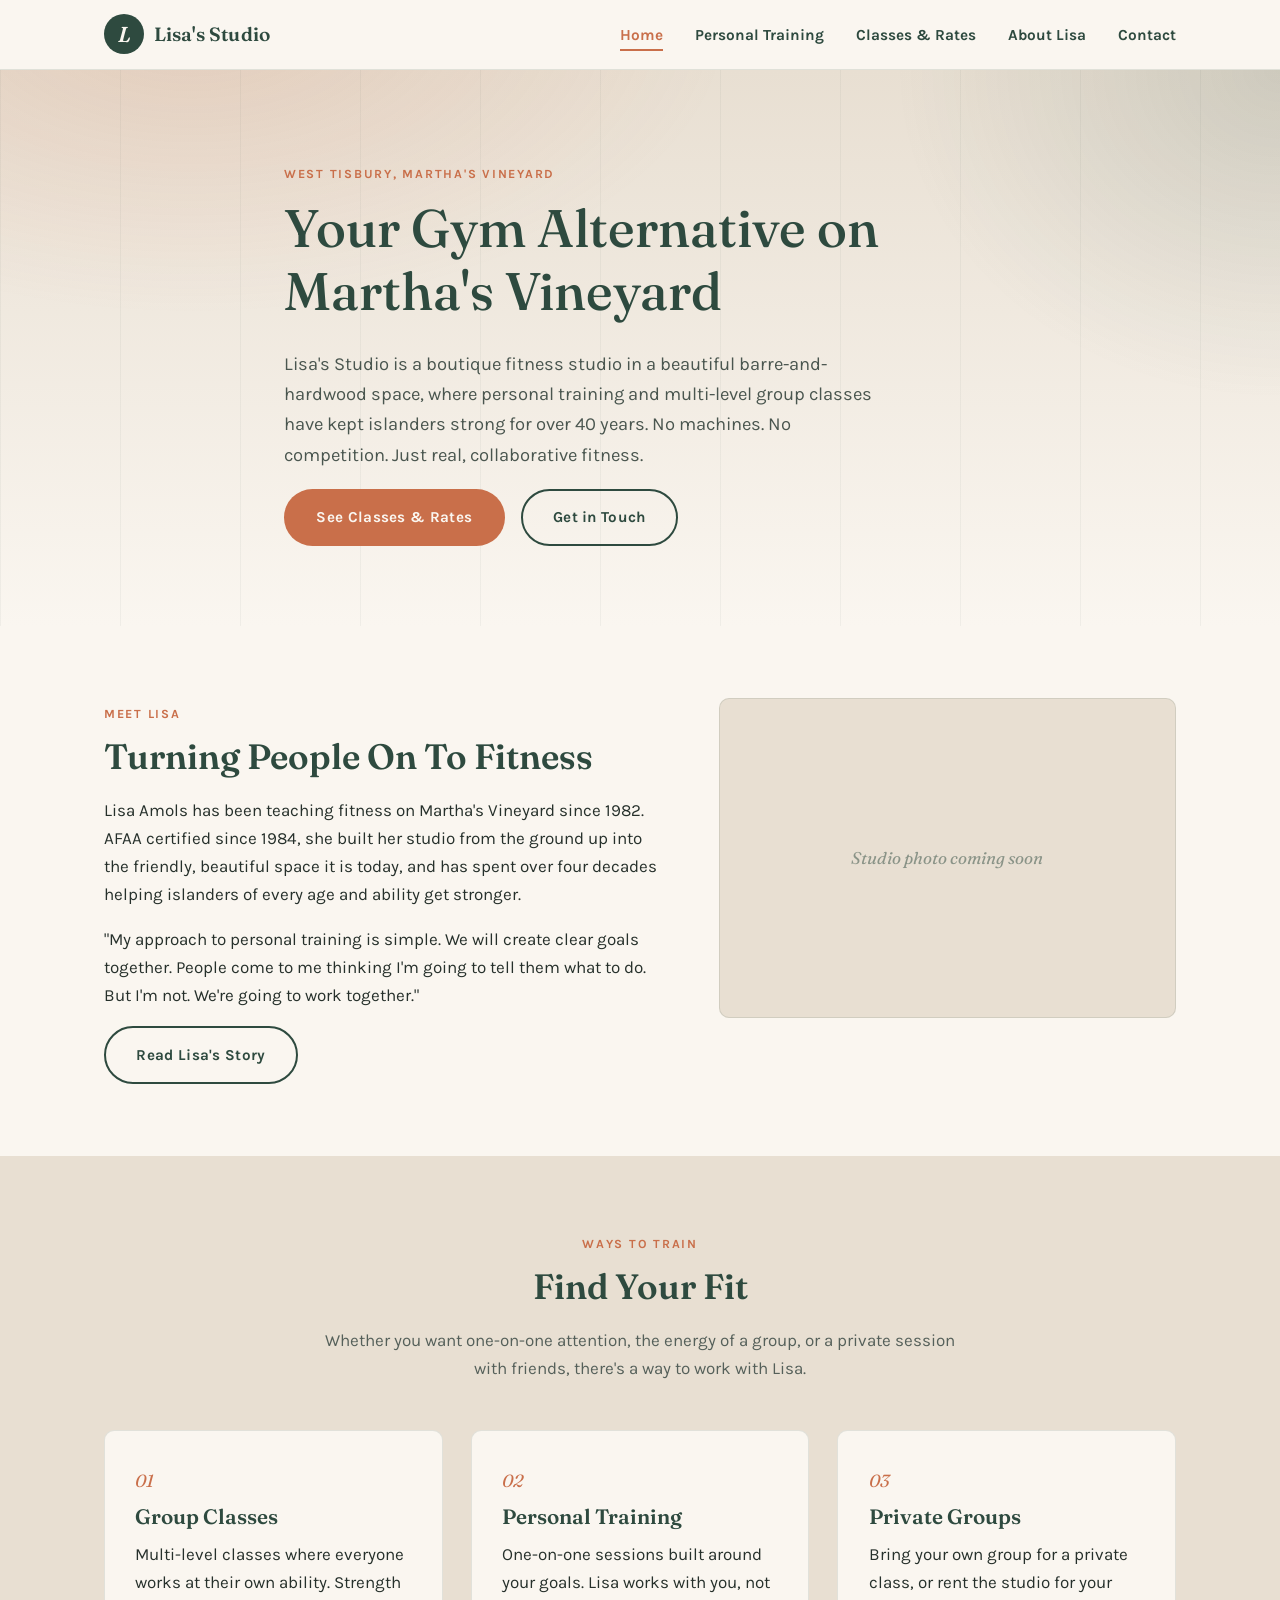
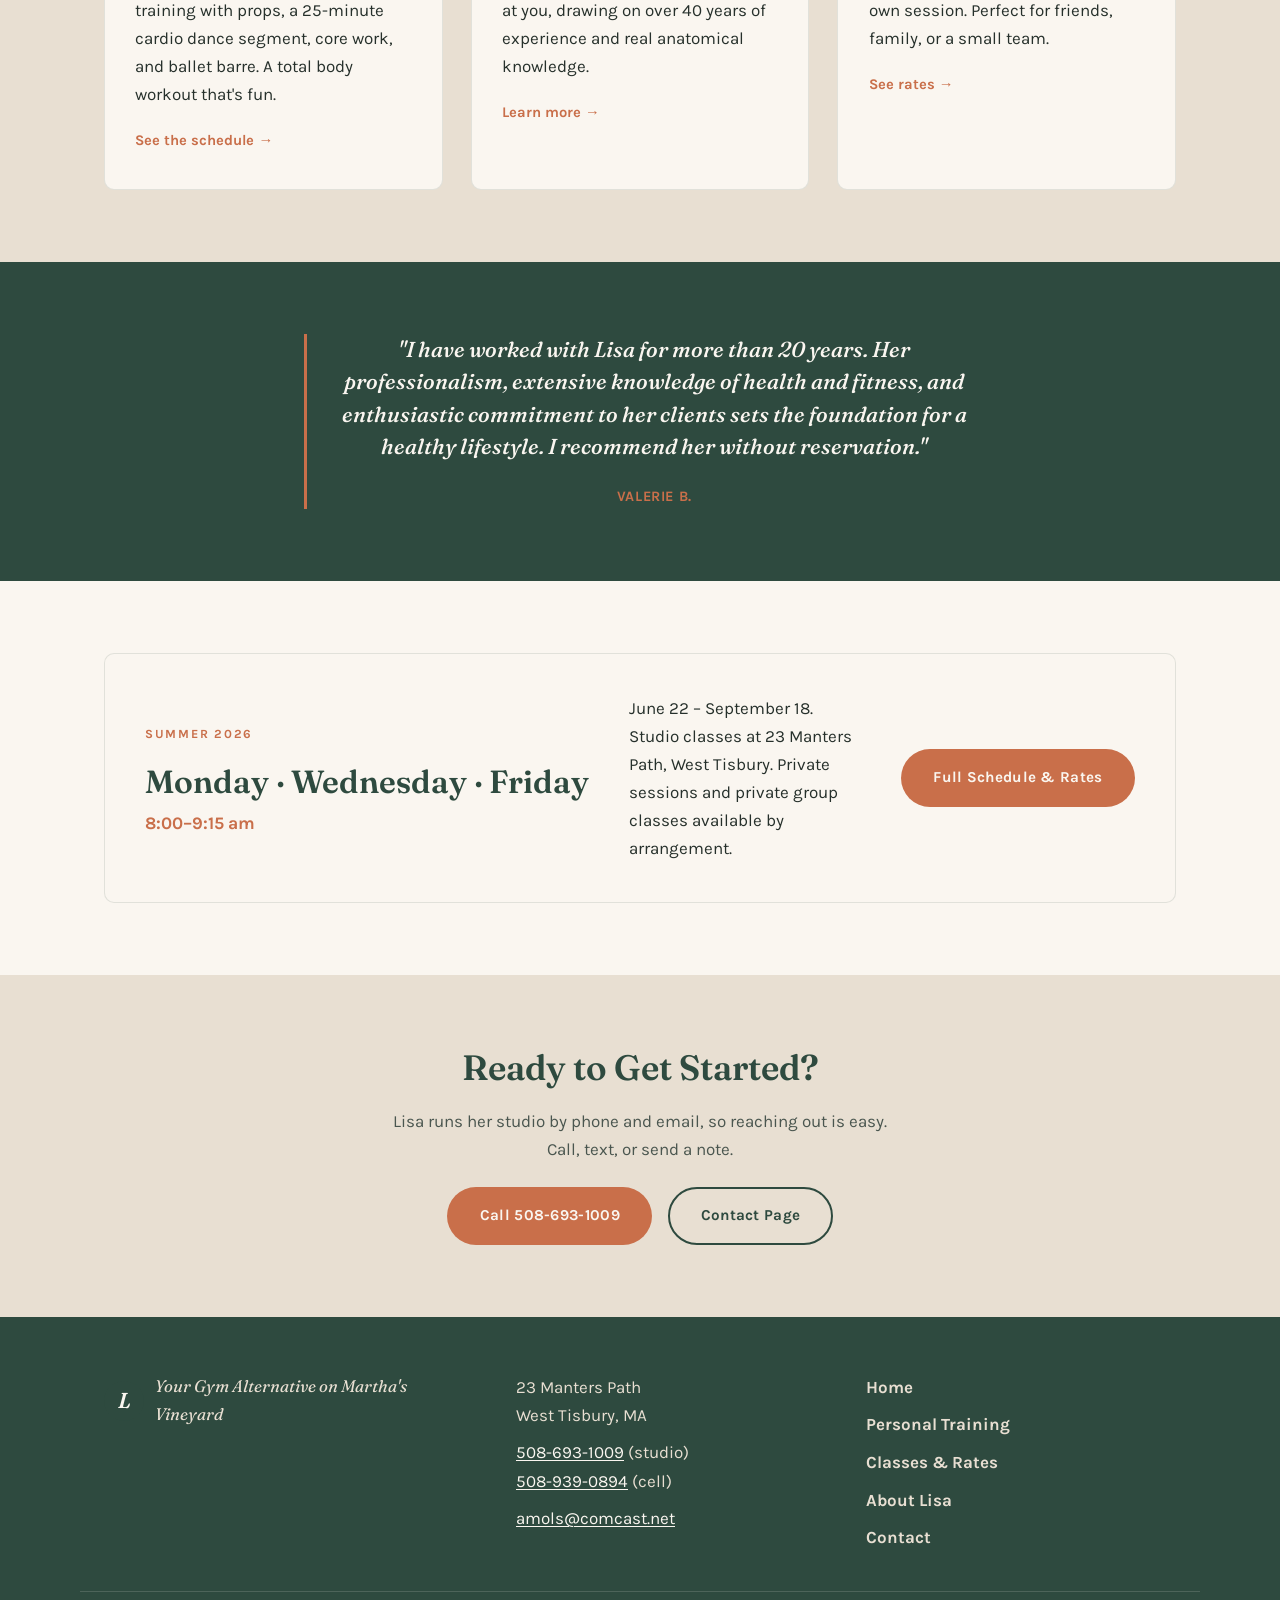
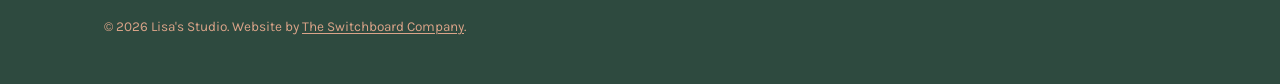
<file: index.html>
<!DOCTYPE html>
<html lang="en">
<head>
  <meta charset="UTF-8">
  <meta name="viewport" content="width=device-width, initial-scale=1.0">
  <title>Lisa's Studio | Your Gym Alternative on Martha's Vineyard</title>
  <meta name="description" content="Lisa's Studio in West Tisbury offers personal training and multi-level group fitness classes on Martha's Vineyard. Free weights, barre, and cardio dance with instructor Lisa Amols, teaching the island since 1982.">
  <meta property="og:title" content="Lisa's Studio | Your Gym Alternative on Martha's Vineyard">
  <meta property="og:description" content="Personal training and multi-level group fitness classes in West Tisbury, Martha's Vineyard. Taught by Lisa Amols since 1982.">
  <meta property="og:type" content="website">
  <meta property="og:url" content="https://drewcgolden3.github.io/lisas-studio/">
  <link rel="icon" href="favicon.svg" type="image/svg+xml">
  <link rel="preconnect" href="https://fonts.googleapis.com">
  <link rel="preconnect" href="https://fonts.gstatic.com" crossorigin>
  <link href="https://fonts.googleapis.com/css2?family=Fraunces:ital,wght@0,500;0,600;1,500;1,600&family=Karla:wght@400;500;700&display=swap" rel="stylesheet">
  <link rel="stylesheet" href="styles.css">
</head>
<body>
  <a class="skip-link" href="#main">Skip to content</a>

  <header class="site-header">
    <div class="header-inner">
      <a href="index.html" class="brand">
        <span class="brand-mark">L</span>
        <span class="brand-name">Lisa's Studio</span>
      </a>
      <button class="nav-toggle" aria-label="Toggle navigation" aria-expanded="false" aria-controls="primary-nav">
        <span></span><span></span><span></span>
      </button>
      <nav class="primary-nav" id="primary-nav">
        <ul>
          <li><a href="index.html" aria-current="page">Home</a></li>
          <li><a href="personal-training.html">Personal Training</a></li>
          <li><a href="classes.html">Classes &amp; Rates</a></li>
          <li><a href="about.html">About Lisa</a></li>
          <li><a href="contact.html">Contact</a></li>
        </ul>
      </nav>
    </div>
  </header>

  <main id="main">

    <section class="hero">
      <div class="container hero-inner">
        <span class="eyebrow">West Tisbury, Martha's Vineyard</span>
        <h1>Your Gym Alternative on Martha's Vineyard</h1>
        <p class="lede">Lisa's Studio is a boutique fitness studio in a beautiful barre-and-hardwood space, where personal training and multi-level group classes have kept islanders strong for over 40 years. No machines. No competition. Just real, collaborative fitness.</p>
        <div class="btn-row">
          <a href="classes.html" class="btn btn--primary">See Classes &amp; Rates</a>
          <a href="contact.html" class="btn btn--outline">Get in Touch</a>
        </div>
      </div>
    </section>

    <section>
      <div class="container split fade-in">
        <div>
          <span class="eyebrow">Meet Lisa</span>
          <h2>Turning People On To Fitness</h2>
          <p>Lisa Amols has been teaching fitness on Martha's Vineyard since 1982. AFAA certified since 1984, she built her studio from the ground up into the friendly, beautiful space it is today, and has spent over four decades helping islanders of every age and ability get stronger.</p>
          <p>"My approach to personal training is simple. We will create clear goals together. People come to me thinking I'm going to tell them what to do. But I'm not. We're going to work together."</p>
          <a href="about.html" class="btn btn--outline">Read Lisa's Story</a>
        </div>
        <div class="photo-frame" style="min-height: 320px; display: flex; align-items: center; justify-content: center;">
          <!-- TODO: replace with client photo -->
          <span style="font-family: var(--font-display); font-style: italic; color: var(--spruce); opacity: 0.5; padding: 2rem; text-align: center;">Studio photo coming soon</span>
        </div>
      </div>
    </section>

    <section class="section--sand">
      <div class="container">
        <div class="section-head fade-in">
          <span class="eyebrow">Ways to Train</span>
          <h2>Find Your Fit</h2>
          <p>Whether you want one-on-one attention, the energy of a group, or a private session with friends, there's a way to work with Lisa.</p>
        </div>
        <div class="card-grid">
          <div class="card fade-in">
            <span class="card-number">01</span>
            <h3>Group Classes</h3>
            <p>Multi-level classes where everyone works at their own ability. Strength training with props, a 25-minute cardio dance segment, core work, and ballet barre. A total body workout that's fun.</p>
            <a href="classes.html" class="card-link">See the schedule &rarr;</a>
          </div>
          <div class="card fade-in">
            <span class="card-number">02</span>
            <h3>Personal Training</h3>
            <p>One-on-one sessions built around your goals. Lisa works with you, not at you, drawing on over 40 years of experience and real anatomical knowledge.</p>
            <a href="personal-training.html" class="card-link">Learn more &rarr;</a>
          </div>
          <div class="card fade-in">
            <span class="card-number">03</span>
            <h3>Private Groups</h3>
            <p>Bring your own group for a private class, or rent the studio for your own session. Perfect for friends, family, or a small team.</p>
            <a href="classes.html#rates" class="card-link">See rates &rarr;</a>
          </div>
        </div>
      </div>
    </section>

    <section class="section--spruce">
      <div class="container testimonial-feature text-center fade-in">
        <blockquote class="pull-quote">
          <p>"I have worked with Lisa for more than 20 years. Her professionalism, extensive knowledge of health and fitness, and enthusiastic commitment to her clients sets the foundation for a healthy lifestyle. I recommend her without reservation."</p>
          <cite>Valerie B.</cite>
        </blockquote>
      </div>
    </section>

    <section>
      <div class="container fade-in">
        <div class="schedule-block">
          <div>
            <span class="eyebrow">Summer 2026</span>
            <div class="schedule-days">Monday &middot; Wednesday &middot; Friday</div>
            <div class="schedule-time">8:00&ndash;9:15 am</div>
          </div>
          <div style="flex: 1; min-width: 220px;">
            <p class="mb-0">June 22 &ndash; September 18. Studio classes at 23 Manters Path, West Tisbury. Private sessions and private group classes available by arrangement.</p>
          </div>
          <a href="classes.html" class="btn btn--primary">Full Schedule &amp; Rates</a>
        </div>
      </div>
    </section>

    <section class="section--sand">
      <div class="container text-center fade-in">
        <h2>Ready to Get Started?</h2>
        <p style="max-width: 50ch; margin: 0 auto 1.5rem; color: #4a564f;">Lisa runs her studio by phone and email, so reaching out is easy. Call, text, or send a note.</p>
        <div class="btn-row" style="justify-content: center;">
          <a href="tel:5086931009" class="btn btn--primary">Call 508-693-1009</a>
          <a href="contact.html" class="btn btn--outline">Contact Page</a>
        </div>
      </div>
    </section>

  </main>

  <footer class="site-footer">
    <div class="footer-inner">
      <div>
        <div class="footer-brand">
          <span class="brand-mark">L</span>
          <p class="footer-tagline">Your Gym Alternative on Martha's Vineyard</p>
        </div>
      </div>
      <div class="footer-contact">
        <p>23 Manters Path<br>West Tisbury, MA</p>
        <p><a href="tel:5086931009">508-693-1009</a> (studio)<br><a href="tel:5089390894">508-939-0894</a> (cell)</p>
        <p><a href="mailto:amols@comcast.net">amols@comcast.net</a></p>
      </div>
      <nav class="footer-nav" aria-label="Footer navigation">
        <ul>
          <li><a href="index.html">Home</a></li>
          <li><a href="personal-training.html">Personal Training</a></li>
          <li><a href="classes.html">Classes &amp; Rates</a></li>
          <li><a href="about.html">About Lisa</a></li>
          <li><a href="contact.html">Contact</a></li>
        </ul>
      </nav>
    </div>
    <div class="footer-bottom container">
      <p>&copy; 2026 Lisa's Studio. Website by <a href="https://switchboardcompany.com" target="_blank" rel="noopener">The Switchboard Company</a>.</p>
    </div>
  </footer>

  <script src="script.js"></script>
</body>
</html>
</file>
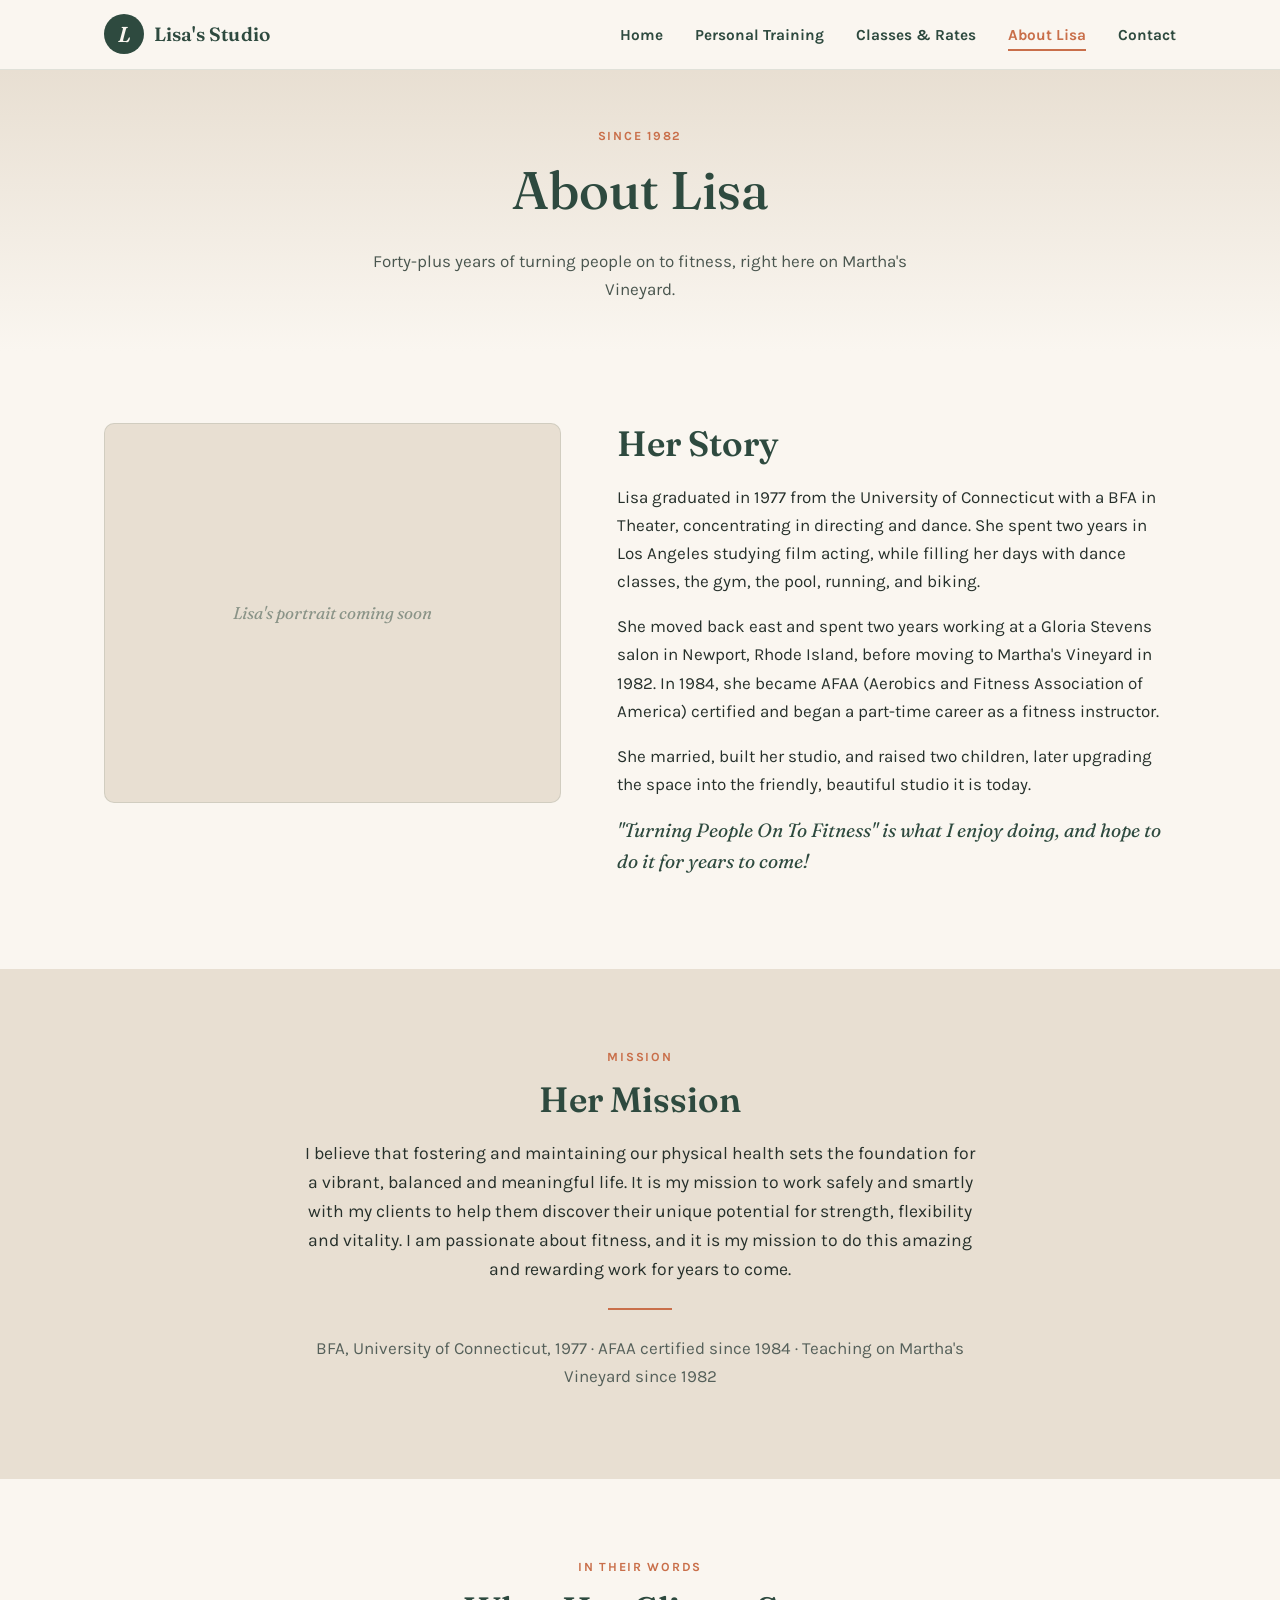
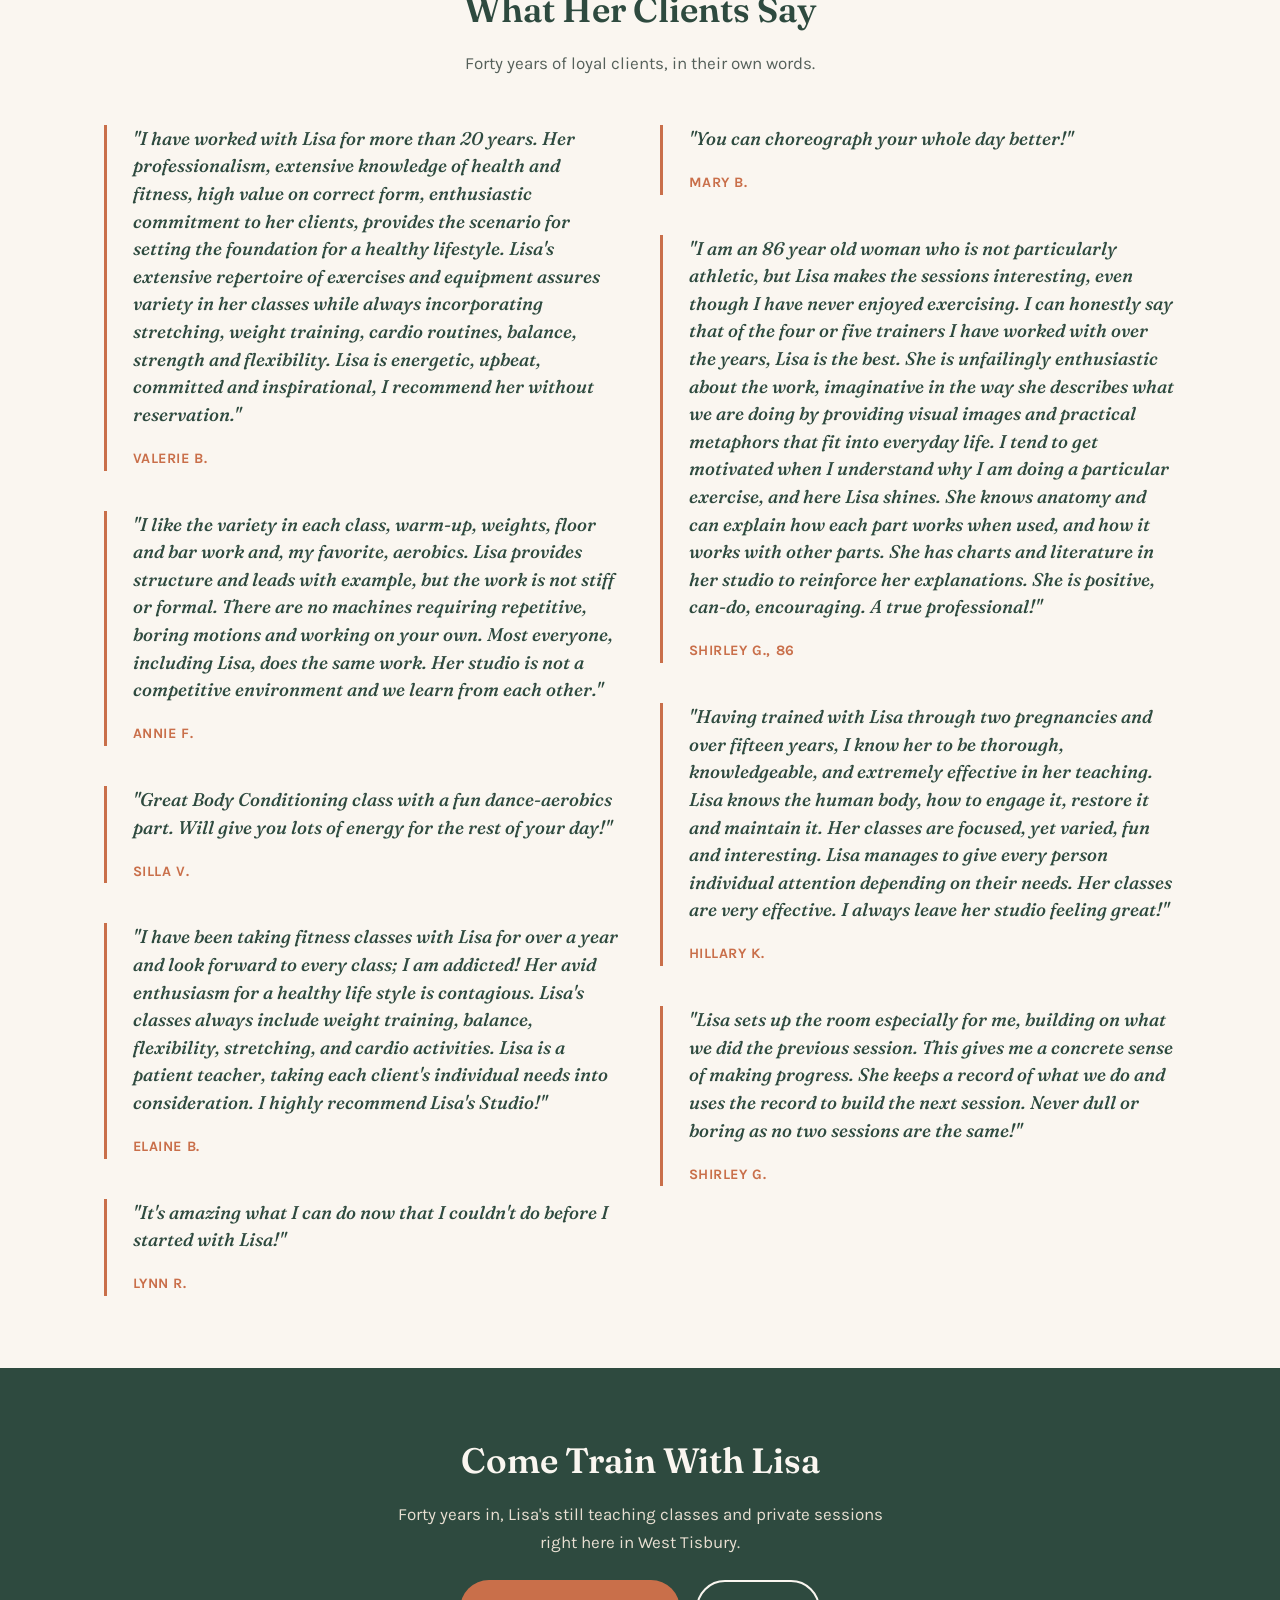
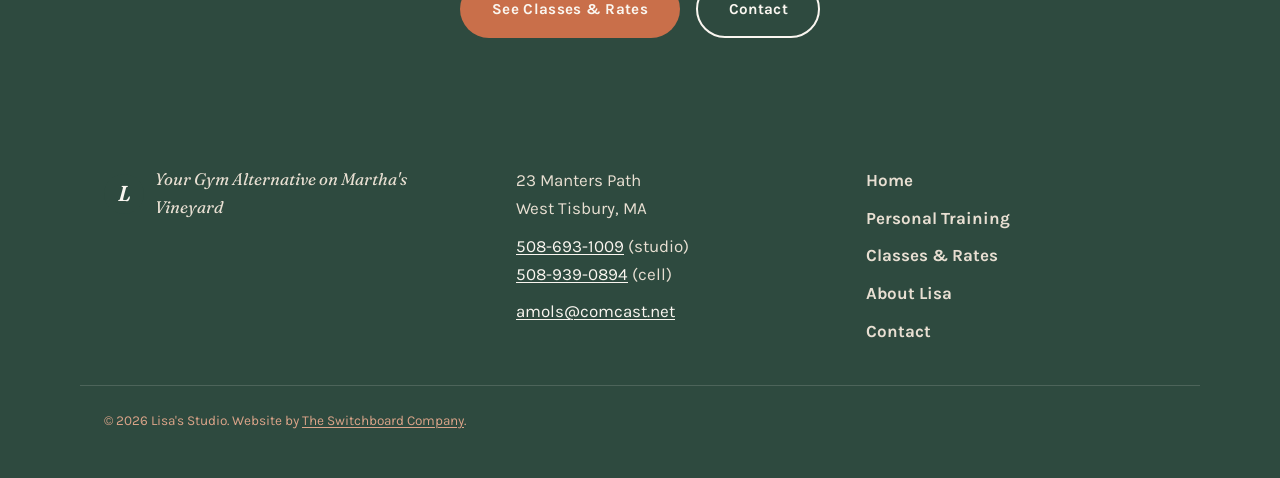
<file: about.html>
<!DOCTYPE html>
<html lang="en">
<head>
  <meta charset="UTF-8">
  <meta name="viewport" content="width=device-width, initial-scale=1.0">
  <title>About Lisa | Lisa's Studio</title>
  <meta name="description" content="Meet Lisa Amols, owner and sole instructor of Lisa's Studio on Martha's Vineyard since 1982. AFAA certified since 1984, with 40+ years of teaching experience.">
  <meta property="og:title" content="About Lisa | Lisa's Studio">
  <meta property="og:description" content="Lisa Amols has been teaching fitness on Martha's Vineyard since 1982. Read her story and what her clients say.">
  <meta property="og:type" content="website">
  <meta property="og:url" content="https://drewcgolden3.github.io/lisas-studio/about.html">
  <link rel="icon" href="favicon.svg" type="image/svg+xml">
  <link rel="preconnect" href="https://fonts.googleapis.com">
  <link rel="preconnect" href="https://fonts.gstatic.com" crossorigin>
  <link href="https://fonts.googleapis.com/css2?family=Fraunces:ital,wght@0,500;0,600;1,500;1,600&family=Karla:wght@400;500;700&display=swap" rel="stylesheet">
  <link rel="stylesheet" href="styles.css">
</head>
<body>
  <a class="skip-link" href="#main">Skip to content</a>

  <header class="site-header">
    <div class="header-inner">
      <a href="index.html" class="brand">
        <span class="brand-mark">L</span>
        <span class="brand-name">Lisa's Studio</span>
      </a>
      <button class="nav-toggle" aria-label="Toggle navigation" aria-expanded="false" aria-controls="primary-nav">
        <span></span><span></span><span></span>
      </button>
      <nav class="primary-nav" id="primary-nav">
        <ul>
          <li><a href="index.html">Home</a></li>
          <li><a href="personal-training.html">Personal Training</a></li>
          <li><a href="classes.html">Classes &amp; Rates</a></li>
          <li><a href="about.html" aria-current="page">About Lisa</a></li>
          <li><a href="contact.html">Contact</a></li>
        </ul>
      </nav>
    </div>
  </header>

  <main id="main">

    <section class="page-hero">
      <div class="container">
        <span class="eyebrow">Since 1982</span>
        <h1>About Lisa</h1>
        <p>Forty-plus years of turning people on to fitness, right here on Martha's Vineyard.</p>
      </div>
    </section>

    <section>
      <div class="container split split--reverse fade-in">
        <div class="photo-frame" style="min-height: 380px; display: flex; align-items: center; justify-content: center;">
          <!-- TODO: replace with client photo -->
          <span style="font-family: var(--font-display); font-style: italic; color: var(--spruce); opacity: 0.5; padding: 2rem; text-align: center;">Lisa's portrait coming soon</span>
        </div>
        <div>
          <h2>Her Story</h2>
          <p>Lisa graduated in 1977 from the University of Connecticut with a BFA in Theater, concentrating in directing and dance. She spent two years in Los Angeles studying film acting, while filling her days with dance classes, the gym, the pool, running, and biking.</p>
          <p>She moved back east and spent two years working at a Gloria Stevens salon in Newport, Rhode Island, before moving to Martha's Vineyard in 1982. In 1984, she became AFAA (Aerobics and Fitness Association of America) certified and began a part-time career as a fitness instructor.</p>
          <p>She married, built her studio, and raised two children, later upgrading the space into the friendly, beautiful studio it is today.</p>
          <p style="font-family: var(--font-display); font-style: italic; font-size: 1.2rem; color: var(--spruce);">"Turning People On To Fitness" is what I enjoy doing, and hope to do it for years to come!</p>
        </div>
      </div>
    </section>

    <section class="section--sand">
      <div class="container text-center fade-in" style="max-width: 720px;">
        <span class="eyebrow">Mission</span>
        <h2>Her Mission</h2>
        <p style="font-size: 1.1rem; color: var(--ink);">I believe that fostering and maintaining our physical health sets the foundation for a vibrant, balanced and meaningful life. It is my mission to work safely and smartly with my clients to help them discover their unique potential for strength, flexibility and vitality. I am passionate about fitness, and it is my mission to do this amazing and rewarding work for years to come.</p>
        <hr class="rule rule--center">
        <p style="color: #55605a;">BFA, University of Connecticut, 1977 &middot; AFAA certified since 1984 &middot; Teaching on Martha's Vineyard since 1982</p>
      </div>
    </section>

    <section>
      <div class="container fade-in">
        <div class="section-head">
          <span class="eyebrow">In Their Words</span>
          <h2>What Her Clients Say</h2>
          <p>Forty years of loyal clients, in their own words.</p>
        </div>
        <div class="testimonial-wall">
          <blockquote class="pull-quote">
            <p>"I have worked with Lisa for more than 20 years. Her professionalism, extensive knowledge of health and fitness, high value on correct form, enthusiastic commitment to her clients, provides the scenario for setting the foundation for a healthy lifestyle. Lisa's extensive repertoire of exercises and equipment assures variety in her classes while always incorporating stretching, weight training, cardio routines, balance, strength and flexibility. Lisa is energetic, upbeat, committed and inspirational, I recommend her without reservation."</p>
            <cite>Valerie B.</cite>
          </blockquote>
          <blockquote class="pull-quote">
            <p>"I like the variety in each class, warm-up, weights, floor and bar work and, my favorite, aerobics. Lisa provides structure and leads with example, but the work is not stiff or formal. There are no machines requiring repetitive, boring motions and working on your own. Most everyone, including Lisa, does the same work. Her studio is not a competitive environment and we learn from each other."</p>
            <cite>Annie F.</cite>
          </blockquote>
          <blockquote class="pull-quote">
            <p>"Great Body Conditioning class with a fun dance-aerobics part. Will give you lots of energy for the rest of your day!"</p>
            <cite>Silla V.</cite>
          </blockquote>
          <blockquote class="pull-quote">
            <p>"I have been taking fitness classes with Lisa for over a year and look forward to every class; I am addicted! Her avid enthusiasm for a healthy life style is contagious. Lisa's classes always include weight training, balance, flexibility, stretching, and cardio activities. Lisa is a patient teacher, taking each client's individual needs into consideration. I highly recommend Lisa's Studio!"</p>
            <cite>Elaine B.</cite>
          </blockquote>
          <blockquote class="pull-quote">
            <p>"It's amazing what I can do now that I couldn't do before I started with Lisa!"</p>
            <cite>Lynn R.</cite>
          </blockquote>
          <blockquote class="pull-quote">
            <p>"You can choreograph your whole day better!"</p>
            <cite>Mary B.</cite>
          </blockquote>
          <blockquote class="pull-quote">
            <p>"I am an 86 year old woman who is not particularly athletic, but Lisa makes the sessions interesting, even though I have never enjoyed exercising. I can honestly say that of the four or five trainers I have worked with over the years, Lisa is the best. She is unfailingly enthusiastic about the work, imaginative in the way she describes what we are doing by providing visual images and practical metaphors that fit into everyday life. I tend to get motivated when I understand why I am doing a particular exercise, and here Lisa shines. She knows anatomy and can explain how each part works when used, and how it works with other parts. She has charts and literature in her studio to reinforce her explanations. She is positive, can-do, encouraging. A true professional!"</p>
            <cite>Shirley G., 86</cite>
          </blockquote>
          <blockquote class="pull-quote">
            <p>"Having trained with Lisa through two pregnancies and over fifteen years, I know her to be thorough, knowledgeable, and extremely effective in her teaching. Lisa knows the human body, how to engage it, restore it and maintain it. Her classes are focused, yet varied, fun and interesting. Lisa manages to give every person individual attention depending on their needs. Her classes are very effective. I always leave her studio feeling great!"</p>
            <cite>Hillary K.</cite>
          </blockquote>
          <blockquote class="pull-quote">
            <p>"Lisa sets up the room especially for me, building on what we did the previous session. This gives me a concrete sense of making progress. She keeps a record of what we do and uses the record to build the next session. Never dull or boring as no two sessions are the same!"</p>
            <cite>Shirley G.</cite>
          </blockquote>
        </div>
      </div>
    </section>

    <section class="section--spruce">
      <div class="container text-center fade-in">
        <h2>Come Train With Lisa</h2>
        <p style="max-width: 50ch; margin: 0 auto 1.5rem; color: var(--sand);">Forty years in, Lisa's still teaching classes and private sessions right here in West Tisbury.</p>
        <div class="btn-row" style="justify-content: center;">
          <a href="classes.html" class="btn btn--primary">See Classes &amp; Rates</a>
          <a href="contact.html" class="btn btn--outline">Contact</a>
        </div>
      </div>
    </section>

  </main>

  <footer class="site-footer">
    <div class="footer-inner">
      <div>
        <div class="footer-brand">
          <span class="brand-mark">L</span>
          <p class="footer-tagline">Your Gym Alternative on Martha's Vineyard</p>
        </div>
      </div>
      <div class="footer-contact">
        <p>23 Manters Path<br>West Tisbury, MA</p>
        <p><a href="tel:5086931009">508-693-1009</a> (studio)<br><a href="tel:5089390894">508-939-0894</a> (cell)</p>
        <p><a href="mailto:amols@comcast.net">amols@comcast.net</a></p>
      </div>
      <nav class="footer-nav" aria-label="Footer navigation">
        <ul>
          <li><a href="index.html">Home</a></li>
          <li><a href="personal-training.html">Personal Training</a></li>
          <li><a href="classes.html">Classes &amp; Rates</a></li>
          <li><a href="about.html">About Lisa</a></li>
          <li><a href="contact.html">Contact</a></li>
        </ul>
      </nav>
    </div>
    <div class="footer-bottom container">
      <p>&copy; 2026 Lisa's Studio. Website by <a href="https://switchboardcompany.com" target="_blank" rel="noopener">The Switchboard Company</a>.</p>
    </div>
  </footer>

  <script src="script.js"></script>
</body>
</html>
</file>
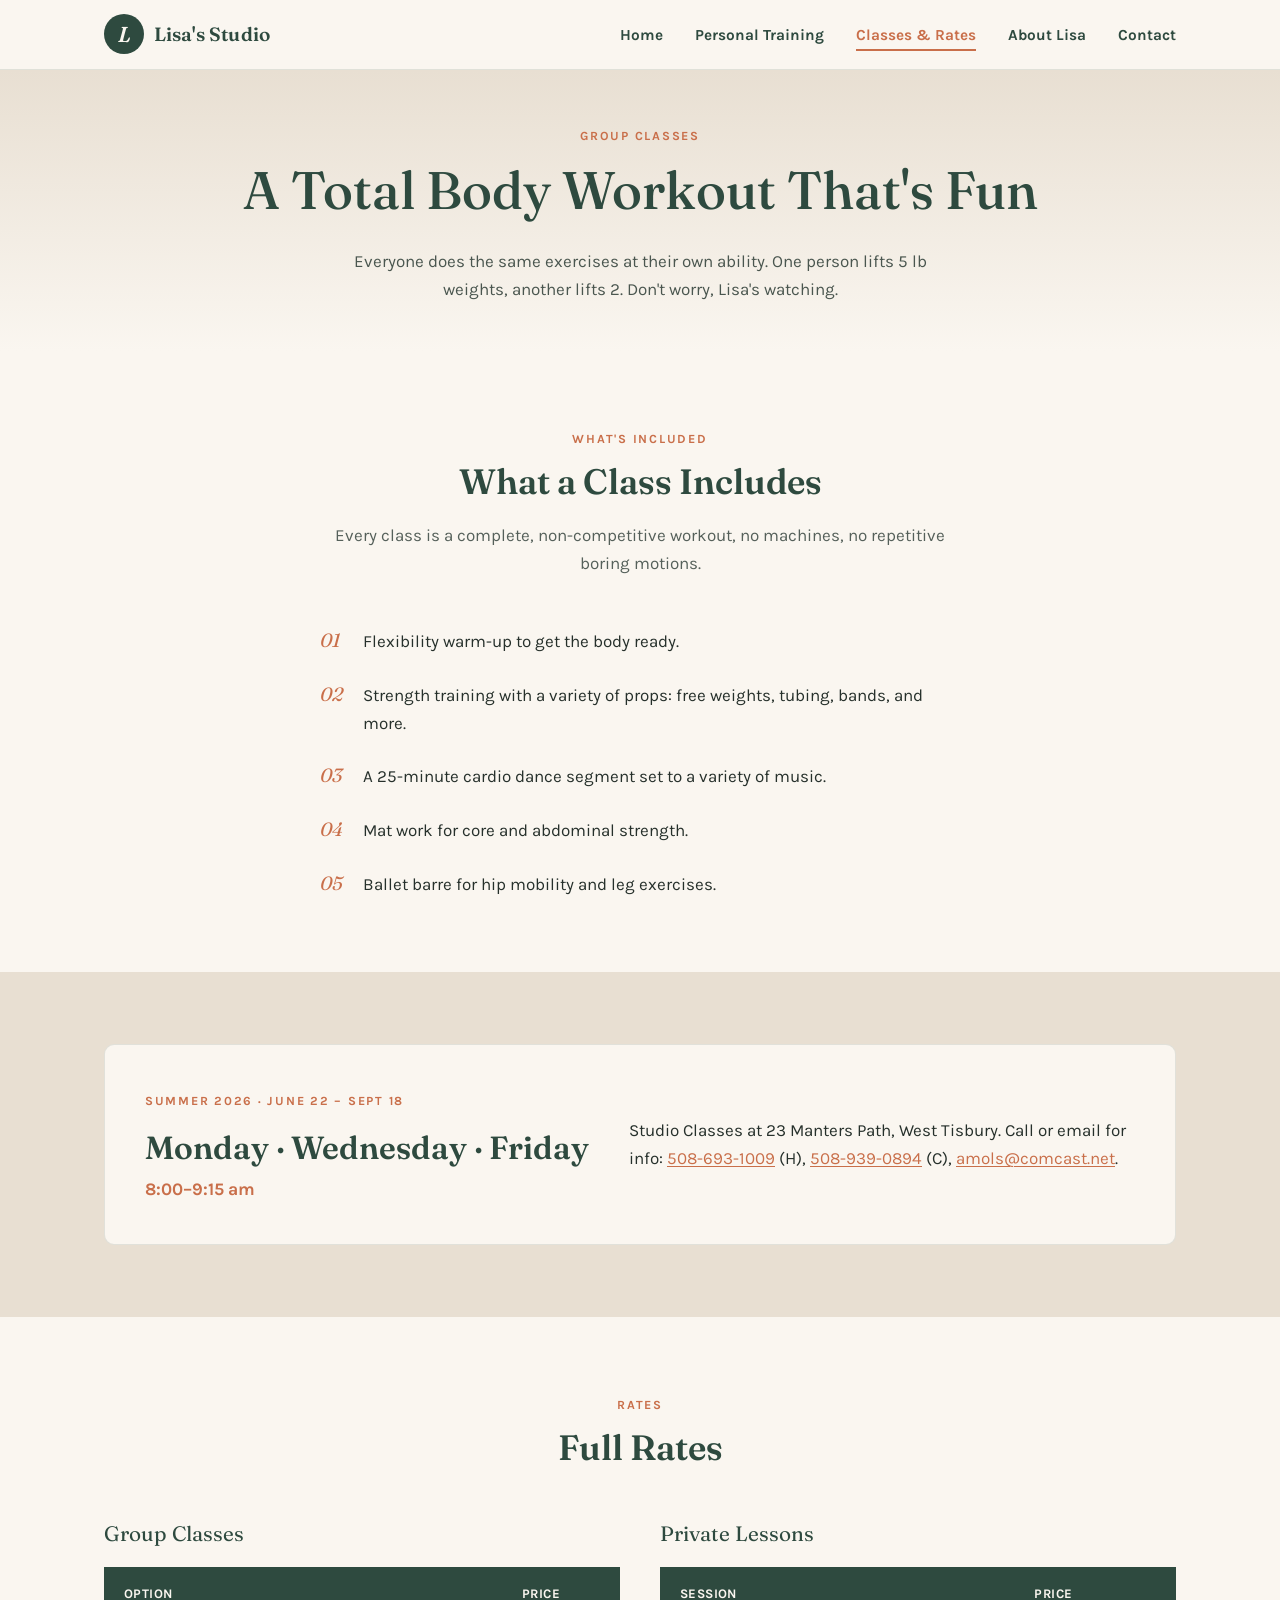
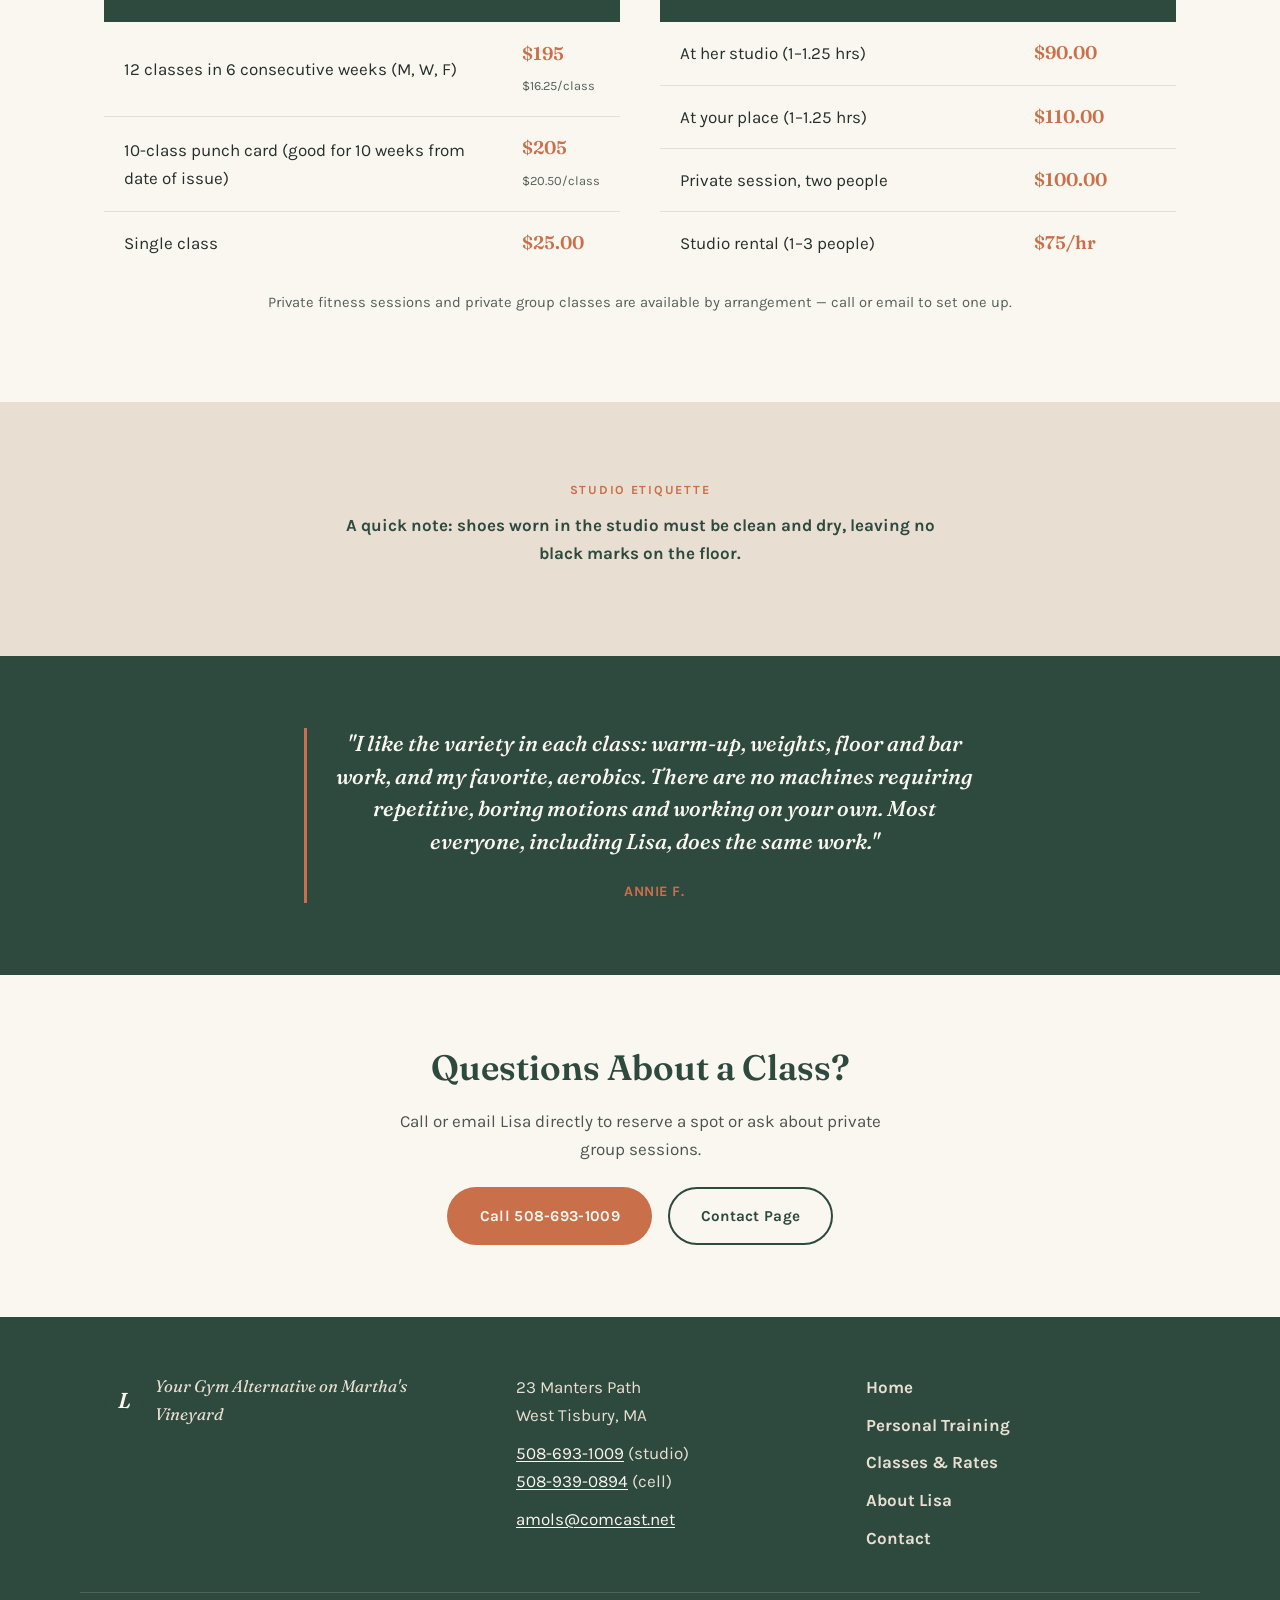
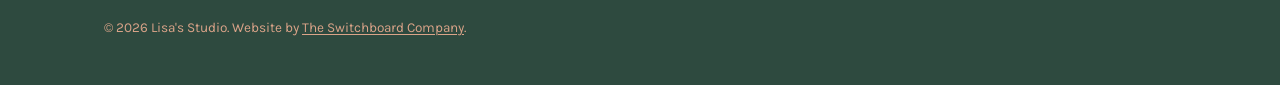
<file: classes.html>
<!DOCTYPE html>
<html lang="en">
<head>
  <meta charset="UTF-8">
  <meta name="viewport" content="width=device-width, initial-scale=1.0">
  <title>Classes &amp; Rates | Lisa's Studio</title>
  <meta name="description" content="Multi-level group fitness classes at Lisa's Studio in West Tisbury, Martha's Vineyard. Summer 2026 schedule, full rates, private group sessions, and studio rental.">
  <meta property="og:title" content="Classes & Rates | Lisa's Studio">
  <meta property="og:description" content="Multi-level group fitness classes, schedule, and rates at Lisa's Studio on Martha's Vineyard.">
  <meta property="og:type" content="website">
  <meta property="og:url" content="https://drewcgolden3.github.io/lisas-studio/classes.html">
  <link rel="icon" href="favicon.svg" type="image/svg+xml">
  <link rel="preconnect" href="https://fonts.googleapis.com">
  <link rel="preconnect" href="https://fonts.gstatic.com" crossorigin>
  <link href="https://fonts.googleapis.com/css2?family=Fraunces:ital,wght@0,500;0,600;1,500;1,600&family=Karla:wght@400;500;700&display=swap" rel="stylesheet">
  <link rel="stylesheet" href="styles.css">
</head>
<body>
  <a class="skip-link" href="#main">Skip to content</a>

  <header class="site-header">
    <div class="header-inner">
      <a href="index.html" class="brand">
        <span class="brand-mark">L</span>
        <span class="brand-name">Lisa's Studio</span>
      </a>
      <button class="nav-toggle" aria-label="Toggle navigation" aria-expanded="false" aria-controls="primary-nav">
        <span></span><span></span><span></span>
      </button>
      <nav class="primary-nav" id="primary-nav">
        <ul>
          <li><a href="index.html">Home</a></li>
          <li><a href="personal-training.html">Personal Training</a></li>
          <li><a href="classes.html" aria-current="page">Classes &amp; Rates</a></li>
          <li><a href="about.html">About Lisa</a></li>
          <li><a href="contact.html">Contact</a></li>
        </ul>
      </nav>
    </div>
  </header>

  <main id="main">

    <section class="page-hero">
      <div class="container">
        <span class="eyebrow">Group Classes</span>
        <h1>A Total Body Workout That's Fun</h1>
        <p>Everyone does the same exercises at their own ability. One person lifts 5 lb weights, another lifts 2. Don't worry, Lisa's watching.</p>
      </div>
    </section>

    <section>
      <div class="container fade-in">
        <div class="section-head">
          <span class="eyebrow">What's Included</span>
          <h2>What a Class Includes</h2>
          <p>Every class is a complete, non-competitive workout, no machines, no repetitive boring motions.</p>
        </div>
        <ul class="detail-list" style="max-width: 640px; margin: 0 auto;">
          <li>
            <span class="detail-mark">01</span>
            <span>Flexibility warm-up to get the body ready.</span>
          </li>
          <li>
            <span class="detail-mark">02</span>
            <span>Strength training with a variety of props: free weights, tubing, bands, and more.</span>
          </li>
          <li>
            <span class="detail-mark">03</span>
            <span>A 25-minute cardio dance segment set to a variety of music.</span>
          </li>
          <li>
            <span class="detail-mark">04</span>
            <span>Mat work for core and abdominal strength.</span>
          </li>
          <li>
            <span class="detail-mark">05</span>
            <span>Ballet barre for hip mobility and leg exercises.</span>
          </li>
        </ul>
      </div>
    </section>

    <section class="section--sand">
      <div class="container fade-in">
        <div class="schedule-block">
          <div>
            <span class="eyebrow">Summer 2026 &middot; June 22 &ndash; Sept 18</span>
            <div class="schedule-days">Monday &middot; Wednesday &middot; Friday</div>
            <div class="schedule-time">8:00&ndash;9:15 am</div>
          </div>
          <div style="flex: 1; min-width: 220px;">
            <p class="mb-0">Studio Classes at 23 Manters Path, West Tisbury. Call or email for info: <a href="tel:5086931009">508-693-1009</a> (H), <a href="tel:5089390894">508-939-0894</a> (C), <a href="mailto:amols@comcast.net">amols@comcast.net</a>.</p>
          </div>
        </div>
      </div>
    </section>

    <section id="rates">
      <div class="container fade-in">
        <div class="section-head">
          <span class="eyebrow">Rates</span>
          <h2>Full Rates</h2>
        </div>
        <div class="rates-tables">
          <table class="rates-table">
            <caption>Group Classes</caption>
            <thead>
              <tr>
                <th>Option</th>
                <th>Price</th>
              </tr>
            </thead>
            <tbody>
              <tr>
                <td>12 classes in 6 consecutive weeks (M, W, F)</td>
                <td class="price">$195<br><span style="font-size: 0.8rem; color: #55605a; font-family: var(--font-body); font-weight: 400;">$16.25/class</span></td>
              </tr>
              <tr>
                <td>10-class punch card (good for 10 weeks from date of issue)</td>
                <td class="price">$205<br><span style="font-size: 0.8rem; color: #55605a; font-family: var(--font-body); font-weight: 400;">$20.50/class</span></td>
              </tr>
              <tr>
                <td>Single class</td>
                <td class="price">$25.00</td>
              </tr>
            </tbody>
          </table>

          <table class="rates-table">
            <caption>Private Lessons</caption>
            <thead>
              <tr>
                <th>Session</th>
                <th>Price</th>
              </tr>
            </thead>
            <tbody>
              <tr>
                <td>At her studio (1&ndash;1.25 hrs)</td>
                <td class="price">$90.00</td>
              </tr>
              <tr>
                <td>At your place (1&ndash;1.25 hrs)</td>
                <td class="price">$110.00</td>
              </tr>
              <tr>
                <td>Private session, two people</td>
                <td class="price">$100.00</td>
              </tr>
              <tr>
                <td>Studio rental (1&ndash;3 people)</td>
                <td class="price">$75/hr</td>
              </tr>
            </tbody>
          </table>
        </div>
        <p class="rates-note text-center">Private fitness sessions and private group classes are available by arrangement &mdash; call or email to set one up.</p>
      </div>
    </section>

    <section class="section--sand">
      <div class="container text-center fade-in" style="max-width: 640px;">
        <span class="eyebrow">Studio Etiquette</span>
        <p style="color: var(--spruce); font-weight: 700;">A quick note: shoes worn in the studio must be clean and dry, leaving no black marks on the floor.</p>
      </div>
    </section>

    <section class="section--spruce">
      <div class="container testimonial-feature text-center fade-in">
        <blockquote class="pull-quote">
          <p>"I like the variety in each class: warm-up, weights, floor and bar work, and my favorite, aerobics. There are no machines requiring repetitive, boring motions and working on your own. Most everyone, including Lisa, does the same work."</p>
          <cite>Annie F.</cite>
        </blockquote>
      </div>
    </section>

    <section>
      <div class="container text-center fade-in">
        <h2>Questions About a Class?</h2>
        <p style="max-width: 50ch; margin: 0 auto 1.5rem; color: #4a564f;">Call or email Lisa directly to reserve a spot or ask about private group sessions.</p>
        <div class="btn-row" style="justify-content: center;">
          <a href="tel:5086931009" class="btn btn--primary">Call 508-693-1009</a>
          <a href="contact.html" class="btn btn--outline">Contact Page</a>
        </div>
      </div>
    </section>

  </main>

  <footer class="site-footer">
    <div class="footer-inner">
      <div>
        <div class="footer-brand">
          <span class="brand-mark">L</span>
          <p class="footer-tagline">Your Gym Alternative on Martha's Vineyard</p>
        </div>
      </div>
      <div class="footer-contact">
        <p>23 Manters Path<br>West Tisbury, MA</p>
        <p><a href="tel:5086931009">508-693-1009</a> (studio)<br><a href="tel:5089390894">508-939-0894</a> (cell)</p>
        <p><a href="mailto:amols@comcast.net">amols@comcast.net</a></p>
      </div>
      <nav class="footer-nav" aria-label="Footer navigation">
        <ul>
          <li><a href="index.html">Home</a></li>
          <li><a href="personal-training.html">Personal Training</a></li>
          <li><a href="classes.html">Classes &amp; Rates</a></li>
          <li><a href="about.html">About Lisa</a></li>
          <li><a href="contact.html">Contact</a></li>
        </ul>
      </nav>
    </div>
    <div class="footer-bottom container">
      <p>&copy; 2026 Lisa's Studio. Website by <a href="https://switchboardcompany.com" target="_blank" rel="noopener">The Switchboard Company</a>.</p>
    </div>
  </footer>

  <script src="script.js"></script>
</body>
</html>
</file>
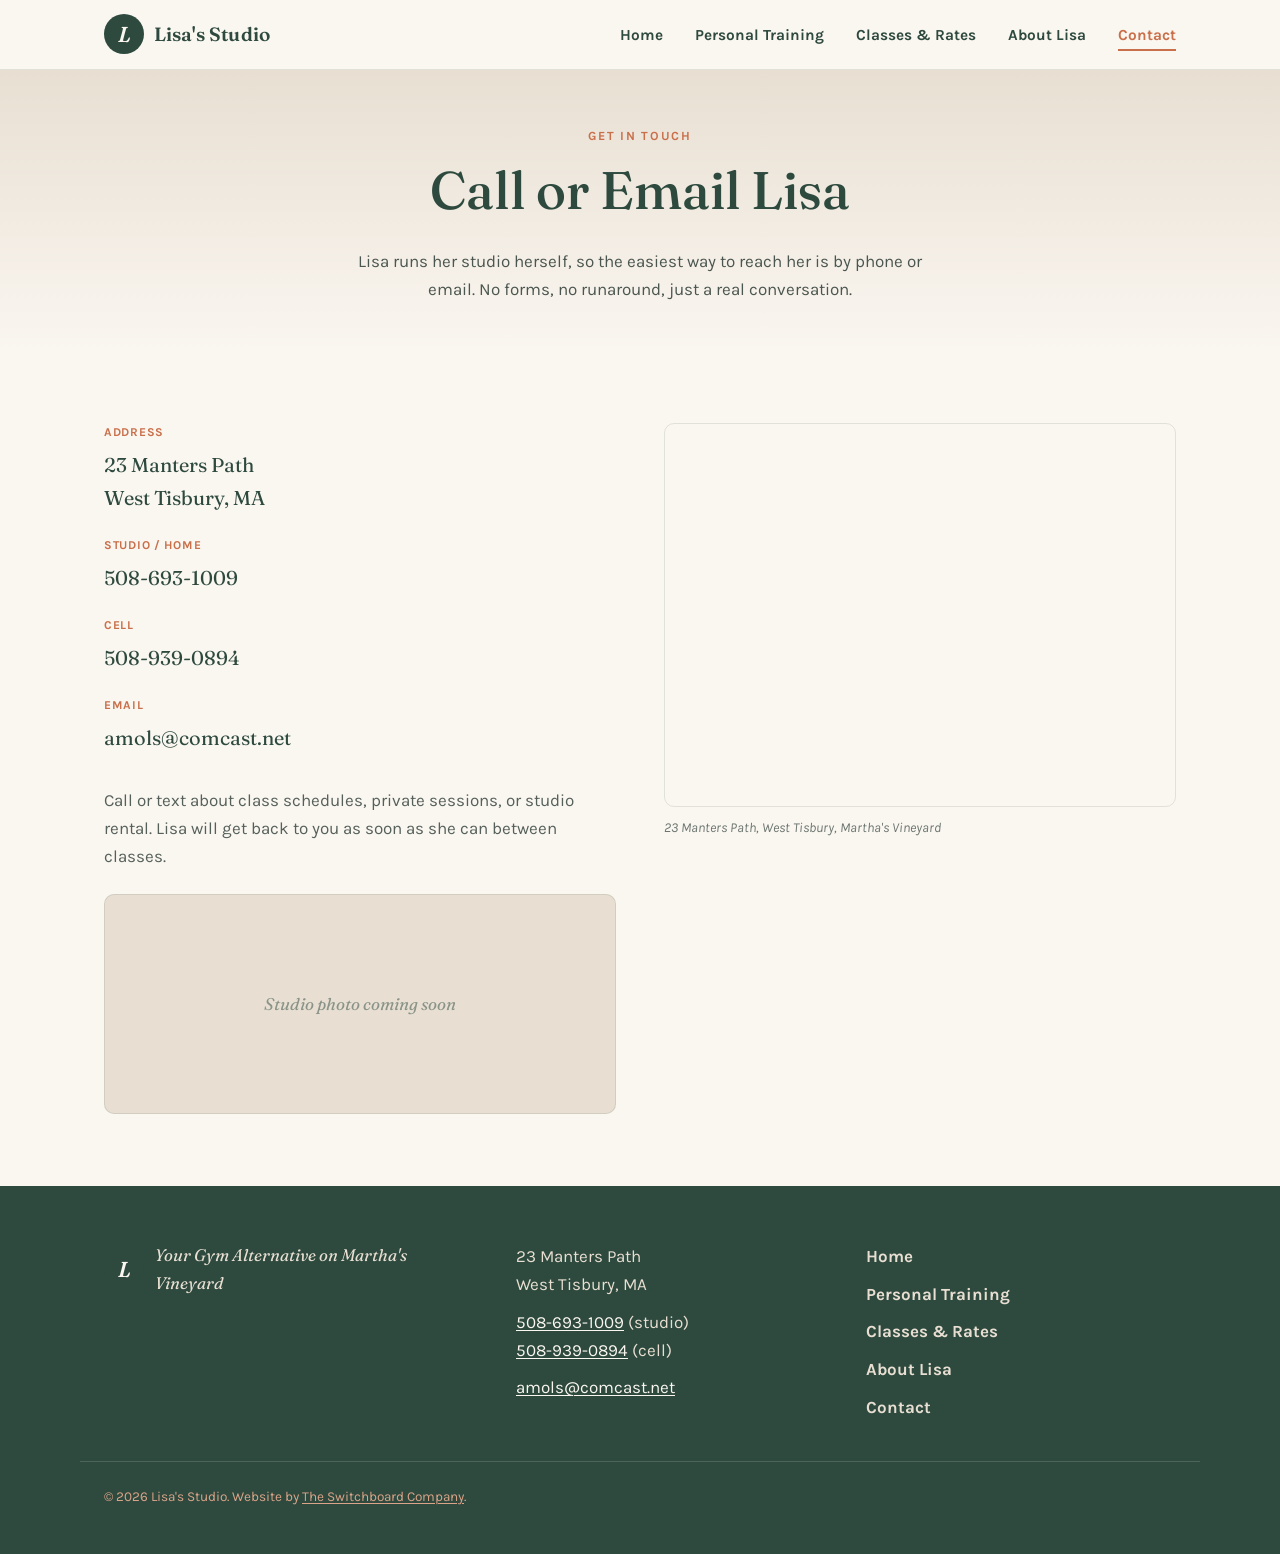
<file: contact.html>
<!DOCTYPE html>
<html lang="en">
<head>
  <meta charset="UTF-8">
  <meta name="viewport" content="width=device-width, initial-scale=1.0">
  <title>Contact | Lisa's Studio</title>
  <meta name="description" content="Contact Lisa's Studio at 23 Manters Path, West Tisbury, Martha's Vineyard. Call 508-693-1009, text 508-939-0894, or email amols@comcast.net.">
  <meta property="og:title" content="Contact | Lisa's Studio">
  <meta property="og:description" content="Reach Lisa's Studio in West Tisbury, Martha's Vineyard by phone or email.">
  <meta property="og:type" content="website">
  <meta property="og:url" content="https://drewcgolden3.github.io/lisas-studio/contact.html">
  <link rel="icon" href="favicon.svg" type="image/svg+xml">
  <link rel="preconnect" href="https://fonts.googleapis.com">
  <link rel="preconnect" href="https://fonts.gstatic.com" crossorigin>
  <link href="https://fonts.googleapis.com/css2?family=Fraunces:ital,wght@0,500;0,600;1,500;1,600&family=Karla:wght@400;500;700&display=swap" rel="stylesheet">
  <link rel="stylesheet" href="styles.css">
</head>
<body>
  <a class="skip-link" href="#main">Skip to content</a>

  <header class="site-header">
    <div class="header-inner">
      <a href="index.html" class="brand">
        <span class="brand-mark">L</span>
        <span class="brand-name">Lisa's Studio</span>
      </a>
      <button class="nav-toggle" aria-label="Toggle navigation" aria-expanded="false" aria-controls="primary-nav">
        <span></span><span></span><span></span>
      </button>
      <nav class="primary-nav" id="primary-nav">
        <ul>
          <li><a href="index.html">Home</a></li>
          <li><a href="personal-training.html">Personal Training</a></li>
          <li><a href="classes.html">Classes &amp; Rates</a></li>
          <li><a href="about.html">About Lisa</a></li>
          <li><a href="contact.html" aria-current="page">Contact</a></li>
        </ul>
      </nav>
    </div>
  </header>

  <main id="main">

    <section class="page-hero">
      <div class="container">
        <span class="eyebrow">Get in Touch</span>
        <h1>Call or Email Lisa</h1>
        <p>Lisa runs her studio herself, so the easiest way to reach her is by phone or email. No forms, no runaround, just a real conversation.</p>
      </div>
    </section>

    <section>
      <div class="container contact-grid fade-in">
        <div>
          <ul class="contact-list">
            <li>
              <span class="label">Address</span>
              <span class="value">23 Manters Path<br>West Tisbury, MA</span>
            </li>
            <li>
              <span class="label">Studio / Home</span>
              <a href="tel:5086931009">508-693-1009</a>
            </li>
            <li>
              <span class="label">Cell</span>
              <a href="tel:5089390894">508-939-0894</a>
            </li>
            <li>
              <span class="label">Email</span>
              <a href="mailto:amols@comcast.net">amols@comcast.net</a>
            </li>
          </ul>
          <p style="color: #55605a;">Call or text about class schedules, private sessions, or studio rental. Lisa will get back to you as soon as she can between classes.</p>
          <div class="photo-frame" style="min-height: 220px; display: flex; align-items: center; justify-content: center; margin-top: 1.5rem;">
            <!-- TODO: replace with client photo -->
            <span style="font-family: var(--font-display); font-style: italic; color: var(--spruce); opacity: 0.5; padding: 2rem; text-align: center;">Studio photo coming soon</span>
          </div>
        </div>
        <div>
          <div class="map-frame">
            <iframe
              src="https://maps.google.com/maps?q=23%20Manters%20Path%2C%20West%20Tisbury%2C%20MA&t=&z=15&ie=UTF8&iwloc=&output=embed"
              title="Map showing Lisa's Studio at 23 Manters Path, West Tisbury, MA"
              loading="lazy"
              referrerpolicy="no-referrer-when-downgrade">
            </iframe>
          </div>
          <p class="photo-caption">23 Manters Path, West Tisbury, Martha's Vineyard</p>
        </div>
      </div>
    </section>

  </main>

  <footer class="site-footer">
    <div class="footer-inner">
      <div>
        <div class="footer-brand">
          <span class="brand-mark">L</span>
          <p class="footer-tagline">Your Gym Alternative on Martha's Vineyard</p>
        </div>
      </div>
      <div class="footer-contact">
        <p>23 Manters Path<br>West Tisbury, MA</p>
        <p><a href="tel:5086931009">508-693-1009</a> (studio)<br><a href="tel:5089390894">508-939-0894</a> (cell)</p>
        <p><a href="mailto:amols@comcast.net">amols@comcast.net</a></p>
      </div>
      <nav class="footer-nav" aria-label="Footer navigation">
        <ul>
          <li><a href="index.html">Home</a></li>
          <li><a href="personal-training.html">Personal Training</a></li>
          <li><a href="classes.html">Classes &amp; Rates</a></li>
          <li><a href="about.html">About Lisa</a></li>
          <li><a href="contact.html">Contact</a></li>
        </ul>
      </nav>
    </div>
    <div class="footer-bottom container">
      <p>&copy; 2026 Lisa's Studio. Website by <a href="https://switchboardcompany.com" target="_blank" rel="noopener">The Switchboard Company</a>.</p>
    </div>
  </footer>

  <script src="script.js"></script>
</body>
</html>
</file>
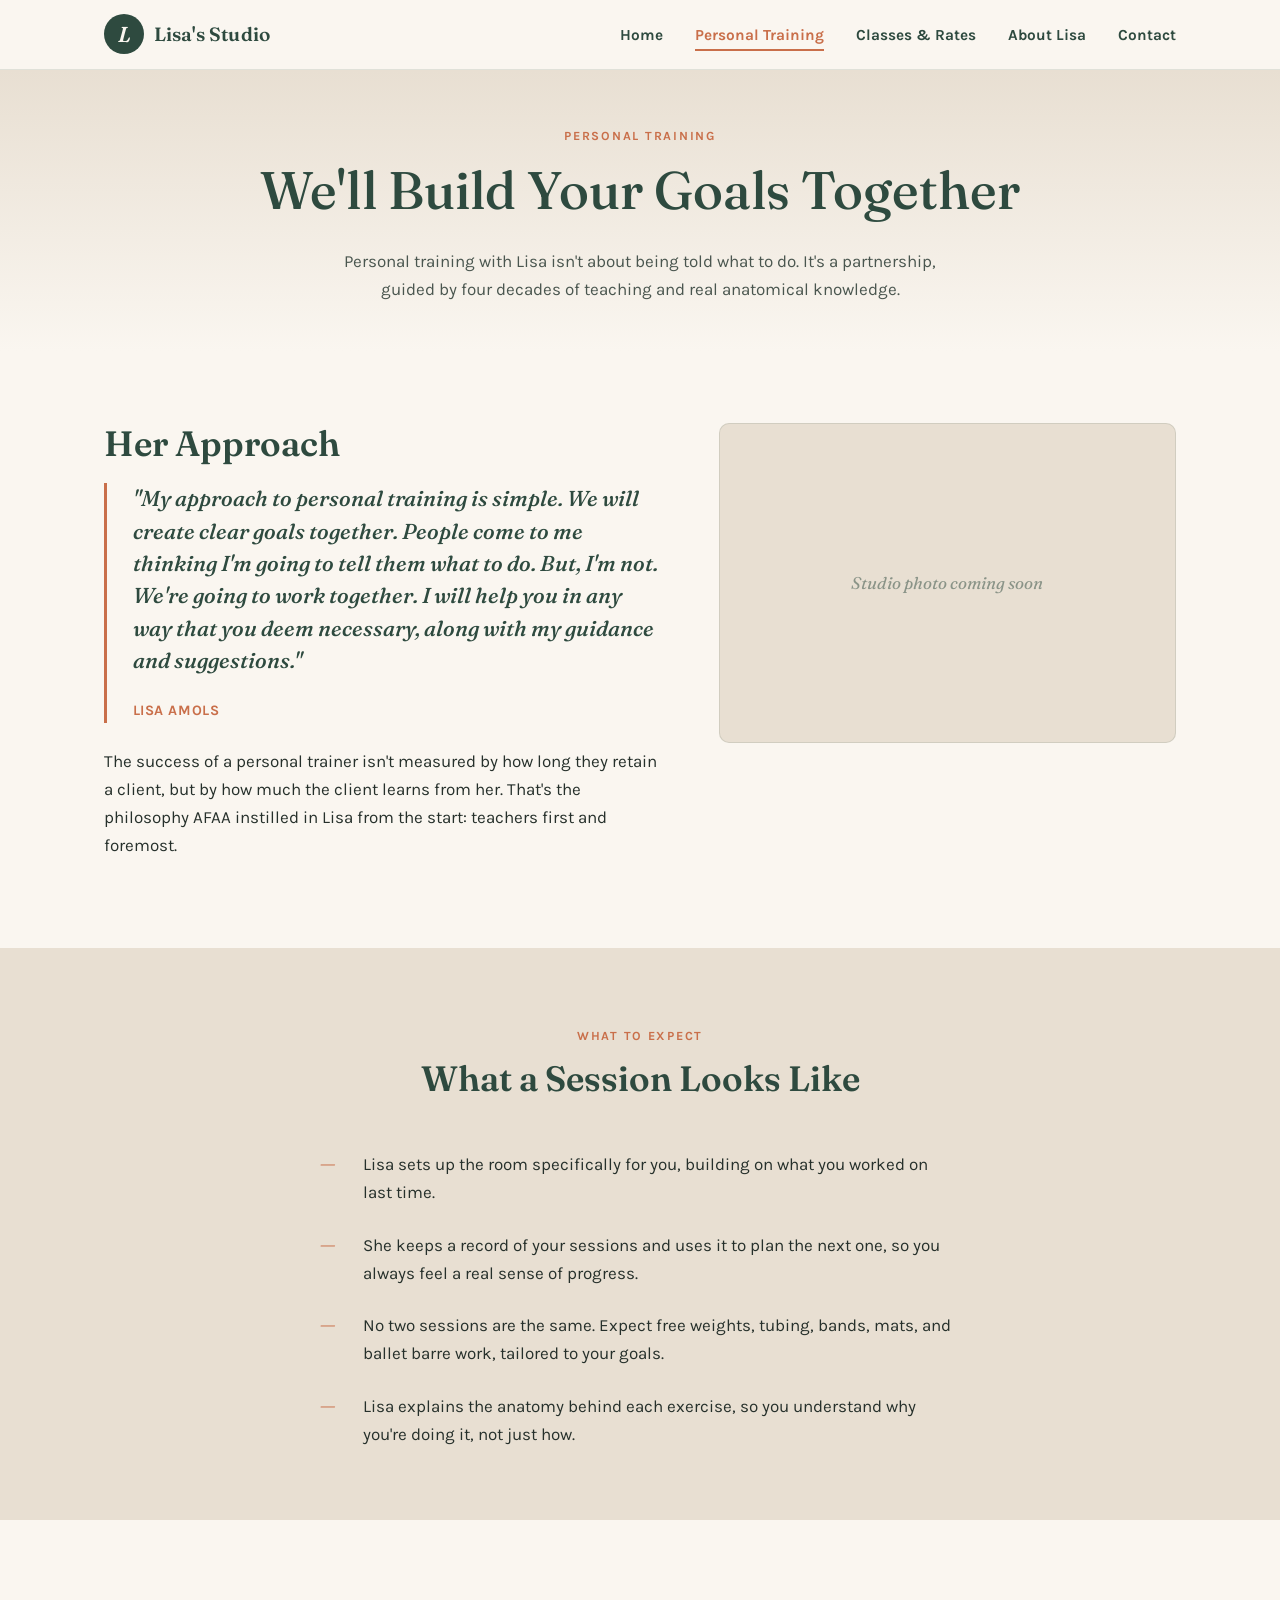
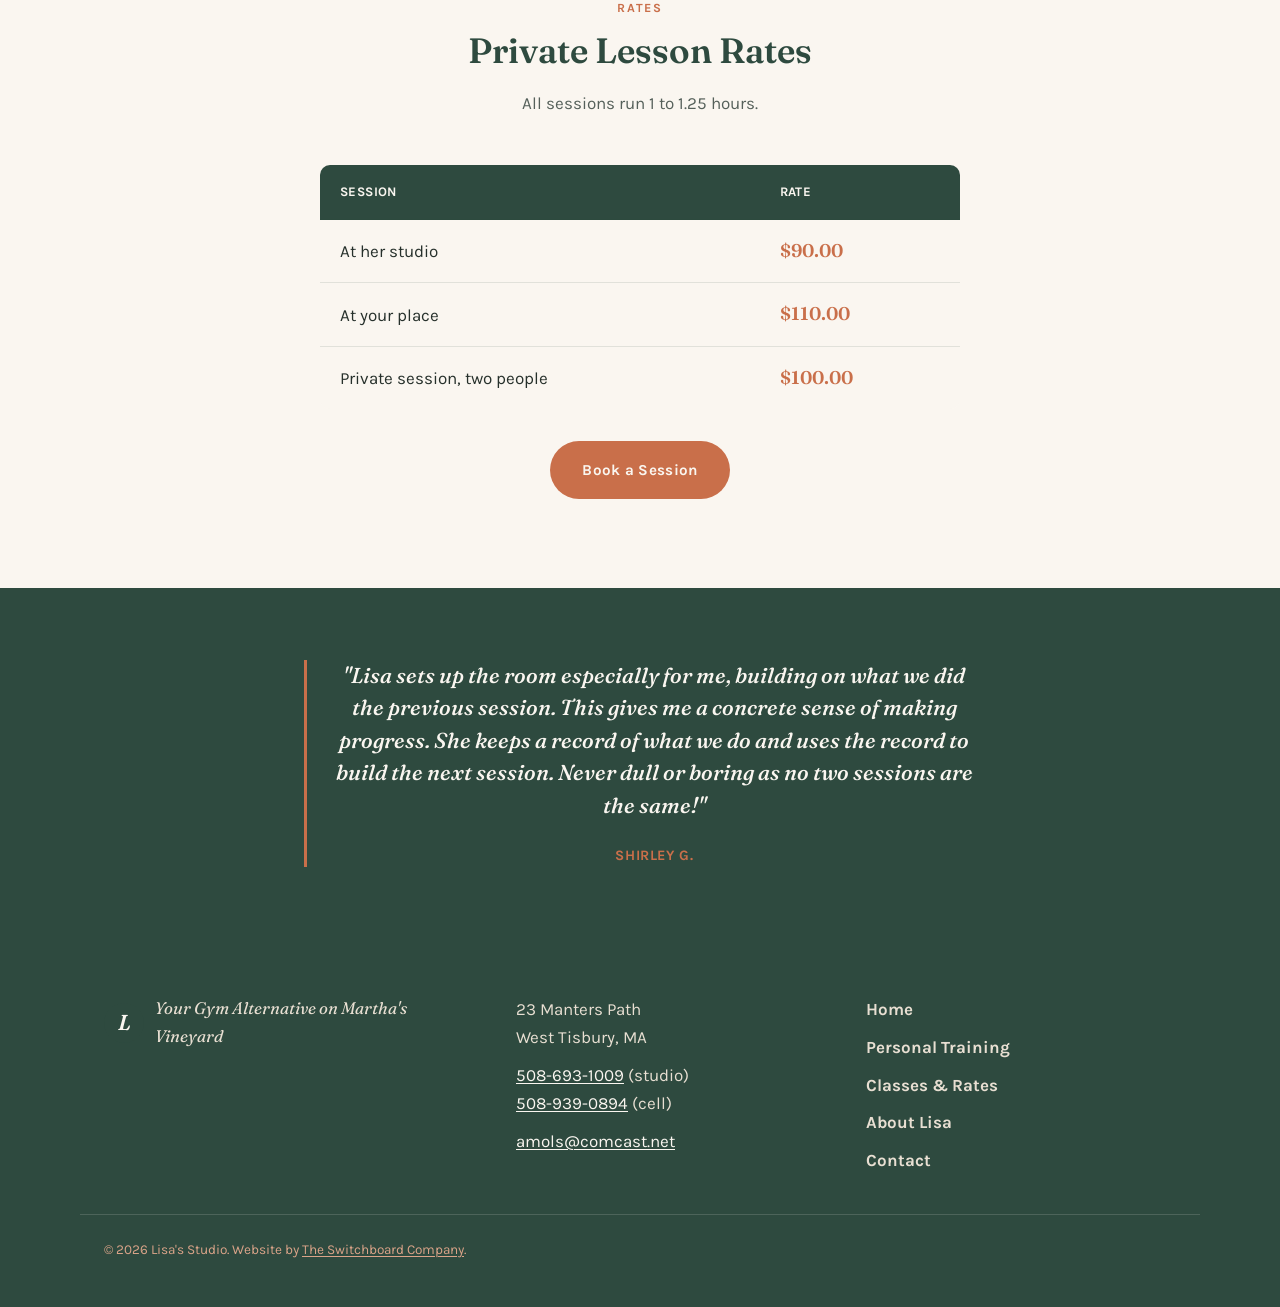
<file: personal-training.html>
<!DOCTYPE html>
<html lang="en">
<head>
  <meta charset="UTF-8">
  <meta name="viewport" content="width=device-width, initial-scale=1.0">
  <title>Personal Training | Lisa's Studio</title>
  <meta name="description" content="One-on-one personal training with Lisa Amols in West Tisbury, Martha's Vineyard. Collaborative goal-setting, not drill-sergeant training. Sessions at her studio or yours.">
  <meta property="og:title" content="Personal Training | Lisa's Studio">
  <meta property="og:description" content="Collaborative one-on-one personal training with 40+ years of experience, on Martha's Vineyard.">
  <meta property="og:type" content="website">
  <meta property="og:url" content="https://drewcgolden3.github.io/lisas-studio/personal-training.html">
  <link rel="icon" href="favicon.svg" type="image/svg+xml">
  <link rel="preconnect" href="https://fonts.googleapis.com">
  <link rel="preconnect" href="https://fonts.gstatic.com" crossorigin>
  <link href="https://fonts.googleapis.com/css2?family=Fraunces:ital,wght@0,500;0,600;1,500;1,600&family=Karla:wght@400;500;700&display=swap" rel="stylesheet">
  <link rel="stylesheet" href="styles.css">
</head>
<body>
  <a class="skip-link" href="#main">Skip to content</a>

  <header class="site-header">
    <div class="header-inner">
      <a href="index.html" class="brand">
        <span class="brand-mark">L</span>
        <span class="brand-name">Lisa's Studio</span>
      </a>
      <button class="nav-toggle" aria-label="Toggle navigation" aria-expanded="false" aria-controls="primary-nav">
        <span></span><span></span><span></span>
      </button>
      <nav class="primary-nav" id="primary-nav">
        <ul>
          <li><a href="index.html">Home</a></li>
          <li><a href="personal-training.html" aria-current="page">Personal Training</a></li>
          <li><a href="classes.html">Classes &amp; Rates</a></li>
          <li><a href="about.html">About Lisa</a></li>
          <li><a href="contact.html">Contact</a></li>
        </ul>
      </nav>
    </div>
  </header>

  <main id="main">

    <section class="page-hero">
      <div class="container">
        <span class="eyebrow">Personal Training</span>
        <h1>We'll Build Your Goals Together</h1>
        <p>Personal training with Lisa isn't about being told what to do. It's a partnership, guided by four decades of teaching and real anatomical knowledge.</p>
      </div>
    </section>

    <section>
      <div class="container split fade-in">
        <div>
          <h2>Her Approach</h2>
          <blockquote class="pull-quote">
            <p>"My approach to personal training is simple. We will create clear goals together. People come to me thinking I'm going to tell them what to do. But, I'm not. We're going to work together. I will help you in any way that you deem necessary, along with my guidance and suggestions."</p>
            <cite>Lisa Amols</cite>
          </blockquote>
          <p style="margin-top: 1.5rem;">The success of a personal trainer isn't measured by how long they retain a client, but by how much the client learns from her. That's the philosophy AFAA instilled in Lisa from the start: teachers first and foremost.</p>
        </div>
        <div class="photo-frame" style="min-height: 320px; display: flex; align-items: center; justify-content: center;">
          <!-- TODO: replace with client photo -->
          <span style="font-family: var(--font-display); font-style: italic; color: var(--spruce); opacity: 0.5; padding: 2rem; text-align: center;">Studio photo coming soon</span>
        </div>
      </div>
    </section>

    <section class="section--sand">
      <div class="container fade-in">
        <div class="section-head">
          <span class="eyebrow">What to Expect</span>
          <h2>What a Session Looks Like</h2>
        </div>
        <ul class="detail-list" style="max-width: 640px; margin: 0 auto;">
          <li>
            <span class="detail-mark">&mdash;</span>
            <span>Lisa sets up the room specifically for you, building on what you worked on last time.</span>
          </li>
          <li>
            <span class="detail-mark">&mdash;</span>
            <span>She keeps a record of your sessions and uses it to plan the next one, so you always feel a real sense of progress.</span>
          </li>
          <li>
            <span class="detail-mark">&mdash;</span>
            <span>No two sessions are the same. Expect free weights, tubing, bands, mats, and ballet barre work, tailored to your goals.</span>
          </li>
          <li>
            <span class="detail-mark">&mdash;</span>
            <span>Lisa explains the anatomy behind each exercise, so you understand why you're doing it, not just how.</span>
          </li>
        </ul>
      </div>
    </section>

    <section id="rates">
      <div class="container fade-in">
        <div class="section-head">
          <span class="eyebrow">Rates</span>
          <h2>Private Lesson Rates</h2>
          <p>All sessions run 1 to 1.25 hours.</p>
        </div>
        <table class="rates-table" style="max-width: 640px; margin: 0 auto;">
          <thead>
            <tr>
              <th>Session</th>
              <th>Rate</th>
            </tr>
          </thead>
          <tbody>
            <tr>
              <td>At her studio</td>
              <td class="price">$90.00</td>
            </tr>
            <tr>
              <td>At your place</td>
              <td class="price">$110.00</td>
            </tr>
            <tr>
              <td>Private session, two people</td>
              <td class="price">$100.00</td>
            </tr>
          </tbody>
        </table>
        <p class="text-center" style="margin-top: 2rem;">
          <a href="contact.html" class="btn btn--primary">Book a Session</a>
        </p>
      </div>
    </section>

    <section class="section--spruce">
      <div class="container testimonial-feature text-center fade-in">
        <blockquote class="pull-quote">
          <p>"Lisa sets up the room especially for me, building on what we did the previous session. This gives me a concrete sense of making progress. She keeps a record of what we do and uses the record to build the next session. Never dull or boring as no two sessions are the same!"</p>
          <cite>Shirley G.</cite>
        </blockquote>
      </div>
    </section>

  </main>

  <footer class="site-footer">
    <div class="footer-inner">
      <div>
        <div class="footer-brand">
          <span class="brand-mark">L</span>
          <p class="footer-tagline">Your Gym Alternative on Martha's Vineyard</p>
        </div>
      </div>
      <div class="footer-contact">
        <p>23 Manters Path<br>West Tisbury, MA</p>
        <p><a href="tel:5086931009">508-693-1009</a> (studio)<br><a href="tel:5089390894">508-939-0894</a> (cell)</p>
        <p><a href="mailto:amols@comcast.net">amols@comcast.net</a></p>
      </div>
      <nav class="footer-nav" aria-label="Footer navigation">
        <ul>
          <li><a href="index.html">Home</a></li>
          <li><a href="personal-training.html">Personal Training</a></li>
          <li><a href="classes.html">Classes &amp; Rates</a></li>
          <li><a href="about.html">About Lisa</a></li>
          <li><a href="contact.html">Contact</a></li>
        </ul>
      </nav>
    </div>
    <div class="footer-bottom container">
      <p>&copy; 2026 Lisa's Studio. Website by <a href="https://switchboardcompany.com" target="_blank" rel="noopener">The Switchboard Company</a>.</p>
    </div>
  </footer>

  <script src="script.js"></script>
</body>
</html>
</file>
<file: styles.css>
/* ==========================================================================
   Lisa's Studio — shared stylesheet
   Warm editorial coastal. Linen, spruce, clay, sand, ink.
   ========================================================================== */

:root {
  --linen: #faf6f0;
  --spruce: #2e4a3f;
  --clay: #c96f4a;
  --sand: #e8dfd2;
  --ink: #26302b;

  --spruce-tint: #3d5f52;
  --clay-tint: #dba489;
  --border-soft: rgba(46, 74, 63, 0.12);

  --font-display: "Fraunces", Georgia, serif;
  --font-body: "Karla", -apple-system, BlinkMacSystemFont, "Segoe UI", sans-serif;

  --max-width: 1120px;
  --radius: 10px;
}

/* ----------------------------- Reset -------------------------------- */

*,
*::before,
*::after {
  box-sizing: border-box;
}

html {
  scroll-behavior: smooth;
}

@media (prefers-reduced-motion: reduce) {
  html {
    scroll-behavior: auto;
  }
  *,
  *::before,
  *::after {
    animation-duration: 0.01ms !important;
    animation-iteration-count: 1 !important;
    transition-duration: 0.01ms !important;
    scroll-behavior: auto !important;
  }
}

body {
  margin: 0;
  background: var(--linen);
  color: var(--ink);
  font-family: var(--font-body);
  font-size: 17px;
  line-height: 1.65;
  -webkit-font-smoothing: antialiased;
}

img {
  max-width: 100%;
  display: block;
}

a {
  color: var(--clay);
  text-decoration-thickness: 1px;
  text-underline-offset: 2px;
}

a:hover {
  color: var(--spruce);
}

h1, h2, h3, h4 {
  font-family: var(--font-display);
  font-weight: 600;
  color: var(--spruce);
  line-height: 1.2;
  margin: 0 0 0.5em;
}

h1 { font-size: clamp(2.1rem, 5vw, 3.3rem); font-weight: 500; }
h2 { font-size: clamp(1.6rem, 3.4vw, 2.2rem); }
h3 { font-size: 1.3rem; }

p { margin: 0 0 1em; }

.eyebrow {
  display: inline-block;
  font-family: var(--font-body);
  font-weight: 700;
  letter-spacing: 0.14em;
  text-transform: uppercase;
  font-size: 0.78rem;
  color: var(--clay);
  margin-bottom: 0.9em;
}

.rule {
  border: none;
  border-top: 2px solid var(--clay);
  width: 64px;
  margin: 1.5rem 0;
}

.rule--center {
  margin-left: auto;
  margin-right: auto;
}

.container {
  max-width: var(--max-width);
  margin: 0 auto;
  padding: 0 24px;
}

section {
  padding: 4.5rem 0;
}

@media (max-width: 640px) {
  section { padding: 3rem 0; }
}

.section--sand {
  background: var(--sand);
}

.section--spruce {
  background: var(--spruce);
  color: var(--linen);
}

.section--spruce h1,
.section--spruce h2,
.section--spruce h3 {
  color: var(--linen);
}

.section-head {
  max-width: 640px;
  margin: 0 auto 3rem;
  text-align: center;
}

.section-head p {
  color: #55605a;
}

/* ----------------------------- Buttons -------------------------------- */

.btn {
  display: inline-block;
  font-family: var(--font-body);
  font-weight: 700;
  font-size: 0.95rem;
  letter-spacing: 0.02em;
  padding: 0.9rem 1.9rem;
  border-radius: 100px;
  text-decoration: none;
  border: 2px solid transparent;
  transition: background 0.2s ease, color 0.2s ease, border-color 0.2s ease;
}

.btn--primary {
  background: var(--clay);
  color: var(--linen);
}

.btn--primary:hover {
  background: #b25f3c;
  color: var(--linen);
}

.btn--outline {
  background: transparent;
  border-color: currentColor;
  color: var(--spruce);
}

.btn--outline:hover {
  background: var(--spruce);
  color: var(--linen);
}

.section--spruce .btn--outline {
  color: var(--linen);
}

.section--spruce .btn--outline:hover {
  background: var(--linen);
  color: var(--spruce);
}

.btn-row {
  display: flex;
  gap: 1rem;
  flex-wrap: wrap;
}

/* ----------------------------- Header -------------------------------- */

.site-header {
  position: sticky;
  top: 0;
  z-index: 100;
  background: rgba(250, 246, 240, 0.92);
  backdrop-filter: saturate(180%) blur(8px);
  border-bottom: 1px solid var(--border-soft);
}

.header-inner {
  max-width: var(--max-width);
  margin: 0 auto;
  padding: 0.9rem 24px;
  display: flex;
  align-items: center;
  justify-content: space-between;
}

.brand {
  display: flex;
  align-items: center;
  gap: 0.6rem;
  text-decoration: none;
  color: var(--spruce);
}

.brand:hover {
  color: var(--spruce);
}

.brand-mark {
  display: inline-flex;
  align-items: center;
  justify-content: center;
  width: 40px;
  height: 40px;
  border-radius: 50%;
  background: var(--spruce);
  color: var(--linen);
  font-family: var(--font-display);
  font-style: italic;
  font-weight: 600;
  font-size: 1.35rem;
  flex-shrink: 0;
}

.brand-name {
  font-family: var(--font-display);
  font-weight: 600;
  font-size: 1.2rem;
  letter-spacing: 0.01em;
}

.primary-nav ul {
  list-style: none;
  display: flex;
  gap: 2rem;
  margin: 0;
  padding: 0;
}

.primary-nav a {
  color: var(--spruce);
  text-decoration: none;
  font-weight: 700;
  font-size: 0.96rem;
  position: relative;
  padding: 0.3rem 0;
}

.primary-nav a::after {
  content: "";
  position: absolute;
  left: 0;
  right: 100%;
  bottom: -2px;
  height: 2px;
  background: var(--clay);
  transition: right 0.2s ease;
}

.primary-nav a:hover::after,
.primary-nav a[aria-current="page"]::after {
  right: 0;
}

.primary-nav a[aria-current="page"] {
  color: var(--clay);
}

.nav-toggle {
  display: none;
  flex-direction: column;
  justify-content: center;
  gap: 5px;
  width: 40px;
  height: 40px;
  background: none;
  border: none;
  cursor: pointer;
  padding: 0;
}

.nav-toggle span {
  display: block;
  width: 100%;
  height: 2px;
  background: var(--spruce);
  transition: transform 0.25s ease, opacity 0.25s ease;
}

.nav-toggle[aria-expanded="true"] span:nth-child(1) {
  transform: translateY(7px) rotate(45deg);
}

.nav-toggle[aria-expanded="true"] span:nth-child(2) {
  opacity: 0;
}

.nav-toggle[aria-expanded="true"] span:nth-child(3) {
  transform: translateY(-7px) rotate(-45deg);
}

@media (max-width: 800px) {
  .nav-toggle {
    display: flex;
  }

  .primary-nav {
    position: fixed;
    top: 73px;
    left: 0;
    right: 0;
    background: var(--linen);
    border-bottom: 1px solid var(--border-soft);
    max-height: 0;
    overflow: hidden;
    transition: max-height 0.3s ease;
  }

  .primary-nav.is-open {
    max-height: 400px;
  }

  .primary-nav ul {
    flex-direction: column;
    gap: 0;
    padding: 0.5rem 24px 1.5rem;
  }

  .primary-nav li {
    border-bottom: 1px solid var(--border-soft);
  }

  .primary-nav a {
    display: block;
    padding: 1rem 0;
  }

  .primary-nav a::after {
    display: none;
  }
}

/* ----------------------------- Hero -------------------------------- */

.hero {
  position: relative;
  padding: 5.5rem 0 5rem;
  background:
    radial-gradient(ellipse 900px 500px at 15% -10%, rgba(201, 111, 74, 0.16), transparent 60%),
    radial-gradient(ellipse 700px 600px at 100% 0%, rgba(46, 74, 63, 0.14), transparent 55%),
    linear-gradient(180deg, var(--sand) 0%, var(--linen) 100%);
  overflow: hidden;
}

.hero::before {
  content: "";
  position: absolute;
  inset: 0;
  background-image: repeating-linear-gradient(
    90deg,
    rgba(46, 74, 63, 0.05) 0,
    rgba(46, 74, 63, 0.05) 1px,
    transparent 1px,
    transparent 120px
  );
  pointer-events: none;
}

.hero-inner {
  position: relative;
  max-width: 760px;
}

.hero p.lede {
  font-size: 1.15rem;
  color: #4a564f;
  max-width: 55ch;
}

.page-hero {
  padding: 3.5rem 0 3rem;
  background: linear-gradient(180deg, var(--sand) 0%, var(--linen) 100%);
  text-align: center;
}

.page-hero .eyebrow {
  display: block;
}

.page-hero p {
  max-width: 60ch;
  margin: 0 auto;
  color: #4a564f;
}

/* ----------------------------- Cards -------------------------------- */

.card-grid {
  display: grid;
  grid-template-columns: repeat(3, 1fr);
  gap: 1.75rem;
}

@media (max-width: 900px) {
  .card-grid {
    grid-template-columns: 1fr;
  }
}

.card {
  background: var(--linen);
  border: 1px solid var(--border-soft);
  border-radius: var(--radius);
  padding: 2.2rem 1.9rem;
  transition: transform 0.25s ease, box-shadow 0.25s ease;
}

.card:hover {
  transform: translateY(-4px);
  box-shadow: 0 16px 32px rgba(46, 74, 63, 0.1);
}

.card .card-number {
  font-family: var(--font-display);
  font-style: italic;
  color: var(--clay);
  font-size: 1.1rem;
  margin-bottom: 0.6rem;
  display: block;
}

.card a.card-link {
  text-decoration: none;
  font-weight: 700;
  font-size: 0.92rem;
}

/* ----------------------------- Testimonials -------------------------------- */

blockquote.pull-quote {
  margin: 0;
  padding-left: 1.6rem;
  border-left: 3px solid var(--clay);
}

blockquote.pull-quote p {
  font-family: var(--font-display);
  font-style: italic;
  font-weight: 500;
  font-size: 1.35rem;
  color: var(--spruce);
  line-height: 1.5;
}

blockquote.pull-quote cite {
  display: block;
  margin-top: 1rem;
  font-style: normal;
  font-family: var(--font-body);
  font-weight: 700;
  font-size: 0.9rem;
  letter-spacing: 0.04em;
  text-transform: uppercase;
  color: var(--clay);
}

.section--spruce blockquote.pull-quote p {
  color: var(--linen);
}

.testimonial-feature {
  max-width: 720px;
  margin: 0 auto;
}

.testimonial-wall {
  columns: 2;
  column-gap: 2.5rem;
}

.testimonial-wall .pull-quote {
  break-inside: avoid;
  margin-bottom: 2.5rem;
}

.testimonial-wall .pull-quote p {
  font-size: 1.15rem;
}

@media (max-width: 760px) {
  .testimonial-wall {
    columns: 1;
  }
}

/* ----------------------------- Schedule / rates -------------------------------- */

.schedule-block {
  background: var(--linen);
  border: 1px solid var(--border-soft);
  border-radius: var(--radius);
  padding: 2.5rem;
  display: flex;
  gap: 2.5rem;
  flex-wrap: wrap;
  align-items: center;
}

.schedule-block .schedule-days {
  font-family: var(--font-display);
  font-size: 2rem;
  color: var(--spruce);
  font-weight: 600;
}

.schedule-block .schedule-time {
  color: var(--clay);
  font-weight: 700;
  font-size: 1.1rem;
}

table.rates-table {
  width: 100%;
  border-collapse: collapse;
  background: var(--linen);
  border-radius: var(--radius);
  overflow: hidden;
}

table.rates-table caption {
  text-align: left;
  font-family: var(--font-display);
  font-size: 1.3rem;
  color: var(--spruce);
  margin-bottom: 1rem;
  caption-side: top;
}

table.rates-table th,
table.rates-table td {
  text-align: left;
  padding: 1rem 1.25rem;
  border-bottom: 1px solid var(--border-soft);
}

table.rates-table thead th {
  background: var(--spruce);
  color: var(--linen);
  font-family: var(--font-body);
  font-weight: 700;
  letter-spacing: 0.03em;
  text-transform: uppercase;
  font-size: 0.82rem;
}

table.rates-table tbody tr:last-child td {
  border-bottom: none;
}

table.rates-table td.price {
  font-family: var(--font-display);
  font-weight: 600;
  color: var(--clay);
  font-size: 1.15rem;
  white-space: nowrap;
}

.rates-note {
  font-size: 0.92rem;
  color: #55605a;
  margin-top: 1rem;
}

.rates-tables {
  display: grid;
  grid-template-columns: 1fr 1fr;
  gap: 2.5rem;
}

@media (max-width: 800px) {
  .rates-tables {
    grid-template-columns: 1fr;
  }
}

/* ----------------------------- Class detail list -------------------------------- */

.detail-list {
  list-style: none;
  margin: 0;
  padding: 0;
  display: grid;
  gap: 1.4rem;
}

.detail-list li {
  display: flex;
  gap: 1.1rem;
  align-items: baseline;
}

.detail-list .detail-mark {
  font-family: var(--font-display);
  font-style: italic;
  color: var(--clay);
  font-size: 1.2rem;
  flex-shrink: 0;
  width: 1.6rem;
}

/* ----------------------------- Two column layout -------------------------------- */

.split {
  display: grid;
  grid-template-columns: 1.1fr 0.9fr;
  gap: 3.5rem;
  align-items: start;
}

@media (max-width: 900px) {
  .split {
    grid-template-columns: 1fr;
  }
}

.split.split--reverse {
  grid-template-columns: 0.9fr 1.1fr;
}

@media (max-width: 900px) {
  .split.split--reverse {
    grid-template-columns: 1fr;
  }
}

.photo-frame {
  border-radius: var(--radius);
  overflow: hidden;
  border: 1px solid var(--border-soft);
  background: var(--sand);
}

.photo-frame img {
  width: 100%;
  height: 100%;
  object-fit: cover;
}

.photo-caption {
  font-size: 0.85rem;
  color: #6b756f;
  margin-top: 0.6rem;
  font-style: italic;
}

/* ----------------------------- Contact -------------------------------- */

.contact-grid {
  display: grid;
  grid-template-columns: 1fr 1fr;
  gap: 3rem;
}

@media (max-width: 800px) {
  .contact-grid {
    grid-template-columns: 1fr;
  }
}

.contact-list {
  list-style: none;
  margin: 0 0 2rem;
  padding: 0;
  display: grid;
  gap: 1.4rem;
}

.contact-list .label {
  display: block;
  font-family: var(--font-body);
  font-weight: 700;
  letter-spacing: 0.06em;
  text-transform: uppercase;
  font-size: 0.75rem;
  color: var(--clay);
  margin-bottom: 0.3rem;
}

.contact-list a,
.contact-list span.value {
  font-family: var(--font-display);
  font-size: 1.25rem;
  color: var(--spruce);
  text-decoration: none;
}

.contact-list a:hover {
  color: var(--clay);
}

.map-frame {
  border-radius: var(--radius);
  overflow: hidden;
  border: 1px solid var(--border-soft);
  aspect-ratio: 4 / 3;
}

.map-frame iframe {
  width: 100%;
  height: 100%;
  border: 0;
}

/* ----------------------------- Footer -------------------------------- */

.site-footer {
  background: var(--spruce);
  color: var(--linen);
  padding: 3.5rem 0 2rem;
}

.footer-inner {
  max-width: var(--max-width);
  margin: 0 auto;
  padding: 0 24px;
  display: grid;
  grid-template-columns: 1.2fr 1fr 1fr;
  gap: 2.5rem;
  align-items: start;
}

@media (max-width: 700px) {
  .footer-inner {
    grid-template-columns: 1fr;
    gap: 2rem;
  }
}

.footer-brand {
  display: flex;
  align-items: center;
  gap: 0.7rem;
}

.footer-tagline {
  font-family: var(--font-display);
  font-style: italic;
  font-size: 1.05rem;
  color: var(--sand);
  margin: 0;
}

.footer-contact p {
  margin: 0 0 0.6rem;
  color: var(--sand);
}

.footer-contact a {
  color: var(--linen);
}

.footer-nav ul {
  list-style: none;
  margin: 0;
  padding: 0;
  display: grid;
  gap: 0.6rem;
}

.footer-nav a {
  color: var(--sand);
  text-decoration: none;
  font-weight: 700;
}

.footer-nav a:hover {
  color: var(--linen);
}

.footer-bottom {
  max-width: var(--max-width);
  margin: 2.5rem auto 0;
  padding: 1.5rem 24px 0;
  border-top: 1px solid rgba(250, 246, 240, 0.15);
  font-size: 0.85rem;
  color: var(--clay-tint);
}

.footer-bottom a {
  color: var(--clay-tint);
}

.footer-bottom a:hover {
  color: var(--linen);
}

/* ----------------------------- Scroll fade-in -------------------------------- */

.fade-in {
  opacity: 0;
  transform: translateY(18px);
  transition: opacity 0.7s ease, transform 0.7s ease;
}

.fade-in.is-visible {
  opacity: 1;
  transform: none;
}

@media (prefers-reduced-motion: reduce) {
  .fade-in {
    opacity: 1;
    transform: none;
    transition: none;
  }
}

/* ----------------------------- Utility -------------------------------- */

.text-center { text-align: center; }
.mt-0 { margin-top: 0; }
.mb-0 { margin-bottom: 0; }

.skip-link {
  position: absolute;
  left: -999px;
  top: auto;
  background: var(--spruce);
  color: var(--linen);
  padding: 0.8rem 1.2rem;
  z-index: 200;
  border-radius: 0 0 8px 0;
}

.skip-link:focus {
  left: 0;
  top: 0;
}
</file>
